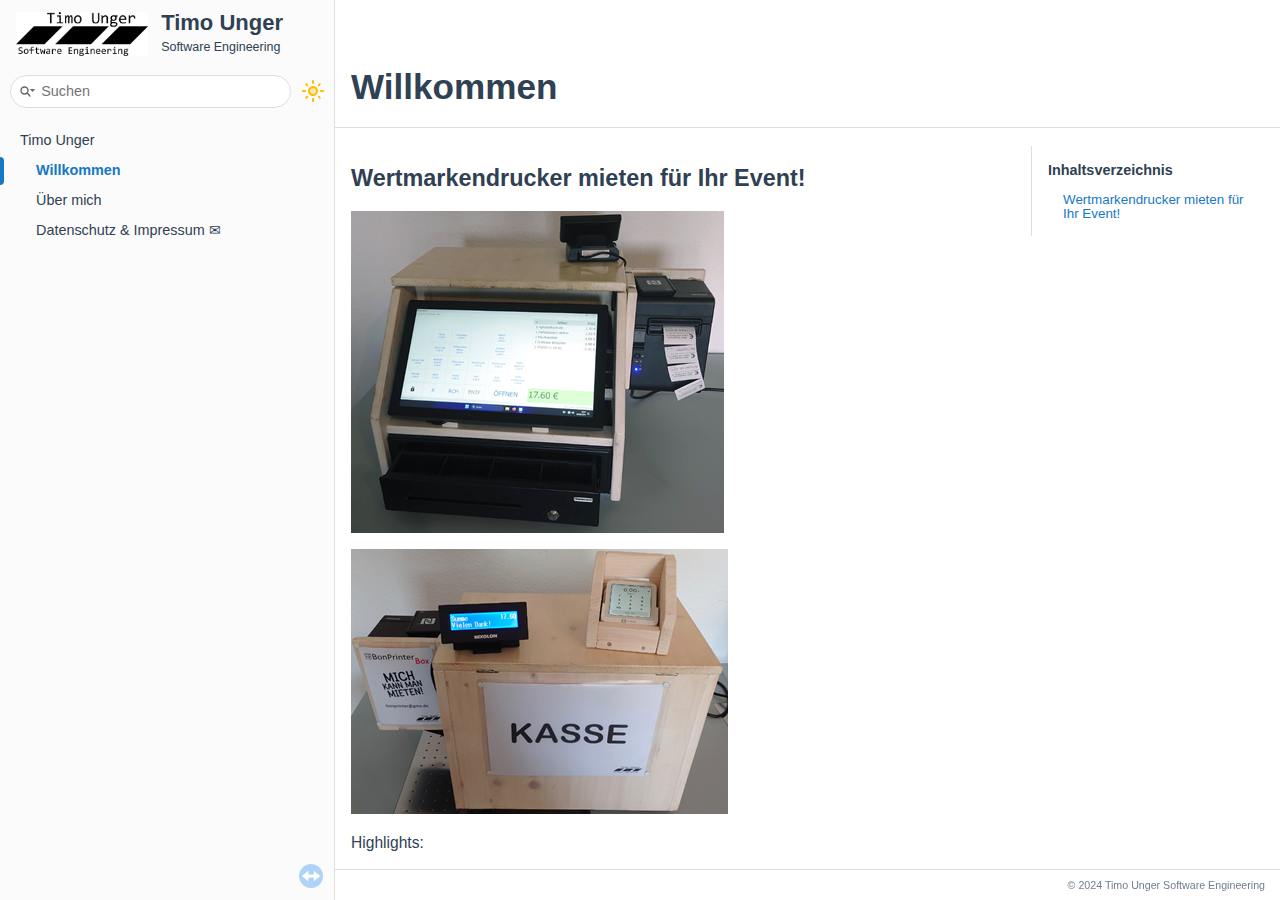
<file: index.html>
<!-- HTML header for doxygen 1.12.0-->
<!DOCTYPE html PUBLIC "-//W3C//DTD XHTML 1.0 Transitional//EN" "https://www.w3.org/TR/xhtml1/DTD/xhtml1-transitional.dtd">
<html xmlns="http://www.w3.org/1999/xhtml" lang="de">
<head>
<meta http-equiv="Content-Type" content="text/xhtml;charset=UTF-8"/>
<meta http-equiv="X-UA-Compatible" content="IE=11"/>
<meta name="generator" content="Doxygen 1.12.0"/>
<meta name="viewport" content="width=device-width, initial-scale=1"/>
<title>Timo Unger: Willkommen</title>
<link rel="icon" href="favicon.png" type="image/x-icon" />
<link href="tabs.css" rel="stylesheet" type="text/css"/>
<script type="text/javascript" src="jquery.js"></script>
<script type="text/javascript" src="dynsections.js"></script>
<link href="navtree.css" rel="stylesheet" type="text/css"/>
<script type="text/javascript" src="navtreedata.js"></script>
<script type="text/javascript" src="navtree.js"></script>
<script type="text/javascript" src="resize.js"></script>
<script type="text/javascript" src="cookie.js"></script>
<link href="search/search.css" rel="stylesheet" type="text/css"/>
<script type="text/javascript" src="search/searchdata.js"></script>
<script type="text/javascript" src="search/search.js"></script>
<link href="doxygen.css" rel="stylesheet" type="text/css" />
<link href="doxygen-awesome.css" rel="stylesheet" type="text/css"/>
<link href="doxygen-awesome-sidebar-only.css" rel="stylesheet" type="text/css"/>
<link href="doxygen-awesome-sidebar-only-darkmode-toggle.css" rel="stylesheet" type="text/css"/>
</head>
<body>
<div id="top"><!-- do not remove this div, it is closed by doxygen! -->
<div id="titlearea">
<table cellspacing="0" cellpadding="0">
 <tbody>
 <tr id="projectrow">
  <td id="projectlogo"><img alt="Logo" src="logo.png"/></td>
  <td id="projectalign">
   <div id="projectname">Timo Unger
   </div>
   <div id="projectbrief">Software Engineering</div>
  </td>
 </tr>
 </tbody>
</table>
</div>
<!-- end header part -->
<html>
    <head>
        <!-- ... other metadata & script includes ... -->
        <script type="text/javascript" src="doxygen-awesome-darkmode-toggle.js"></script>
        <script type="text/javascript">
            DoxygenAwesomeDarkModeToggle.init()
        </script>
    </head>
    <body>
<html>
   <head>
	   <!-- ... other metadata & script includes ... -->
	   <script type="text/javascript" src="doxygen-awesome-fragment-copy-button.js"></script>
	   <script type="text/javascript">
		   DoxygenAwesomeFragmentCopyButton.init()
	   </script>
   </head>
   <body>
<html>
   <head>
	   <!-- ... other metadata & script includes ... -->
	   <script type="text/javascript" src="doxygen-awesome-paragraph-link.js"></script>
	   <script type="text/javascript">
		   DoxygenAwesomeParagraphLink.init()
	   </script>
   </head>
   <body>
<html>
   <head>
	   <!-- ... other metadata & script includes ... -->
	   <script type="text/javascript" src="doxygen-awesome-interactive-toc.js"></script>
	   <script type="text/javascript">
		   DoxygenAwesomeInteractiveToc.init()
	   </script>
   </head>
   <body>
  <html>
   <head>
       <!-- ... other metadata & script includes ... -->
       <script type="text/javascript" src="doxygen-awesome-tabs.js"></script>
       <script type="text/javascript">
           DoxygenAwesomeTabs.init()
       </script>
   </head>
   <body>
<!-- Erzeugt von Doxygen 1.12.0 -->
<script type="text/javascript">
/* @license magnet:?xt=urn:btih:d3d9a9a6595521f9666a5e94cc830dab83b65699&amp;dn=expat.txt MIT */
var searchBox = new SearchBox("searchBox", "search/",'.html');
/* @license-end */
</script>
<script type="text/javascript">
/* @license magnet:?xt=urn:btih:d3d9a9a6595521f9666a5e94cc830dab83b65699&amp;dn=expat.txt MIT */
$(function() { codefold.init(0); });
/* @license-end */
</script>
<script type="text/javascript" src="menudata.js"></script>
<script type="text/javascript" src="menu.js"></script>
<script type="text/javascript">
/* @license magnet:?xt=urn:btih:d3d9a9a6595521f9666a5e94cc830dab83b65699&amp;dn=expat.txt MIT */
$(function() {
  initMenu('',true,false,'search.php','Suchen',true);
  $(function() { init_search(); });
});
/* @license-end */
</script>
<div id="main-nav"></div>
</div><!-- top -->
<div id="side-nav" class="ui-resizable side-nav-resizable">
  <div id="nav-tree">
    <div id="nav-tree-contents">
      <div id="nav-sync" class="sync"></div>
    </div>
  </div>
  <div id="splitbar" style="-moz-user-select:none;" 
       class="ui-resizable-handle">
  </div>
</div>
<script type="text/javascript">
/* @license magnet:?xt=urn:btih:d3d9a9a6595521f9666a5e94cc830dab83b65699&amp;dn=expat.txt MIT */
$(function(){initNavTree('index.html',''); initResizable(true); });
/* @license-end */
</script>
<div id="doc-content">
<!-- window showing the filter options -->
<div id="MSearchSelectWindow"
     onmouseover="return searchBox.OnSearchSelectShow()"
     onmouseout="return searchBox.OnSearchSelectHide()"
     onkeydown="return searchBox.OnSearchSelectKey(event)">
</div>

<!-- iframe showing the search results (closed by default) -->
<div id="MSearchResultsWindow">
<div id="MSearchResults">
<div class="SRPage">
<div id="SRIndex">
<div id="SRResults"></div>
<div class="SRStatus" id="Loading">Lade ...</div>
<div class="SRStatus" id="Searching">Suche ...</div>
<div class="SRStatus" id="NoMatches">Keine Treffer</div>
</div>
</div>
</div>
</div>

<div><div class="header">
  <div class="headertitle"><div class="title">Willkommen </div></div>
</div><!--header-->
<div class="contents">
<div class="toc"><h3>Inhaltsverzeichnis</h3>
<ul>
  <li class="level1 empty">
    <ul>
      <li class="level2">
        <a href="#autotoc_md0">Wertmarkendrucker mieten für Ihr Event!</a>
      </li>
    </ul>
  </li>
</ul>
</div>
<div class="textblock"><h2><a class="anchor" id="autotoc_md0"></a>
Wertmarkendrucker mieten für Ihr Event!</h2>
<p><img src="bonprinterbox_front.png" alt="" class="inline"/>    </p>
<p><img src="bonprinterbox_rear.png" alt="" class="inline"/>    </p>
<p>Highlights:</p>
<ul>
<li>Wertmarken drucken mit individuellem Design</li>
<li>Verkaufspreisberechnung mit Kundenanzeige</li>
<li>Rückgeldrechner</li>
<li>Pfandsystem</li>
<li>Benutzerauthentifizierung</li>
<li>Bedienungsmodus</li>
<li>sumup Kartenterminal</li>
</ul>
<p>Kontakt: <br  />
 Timo Unger <br  />
 Nordring 16 <br  />
 73269 Hochdorf <br  />
 Mobil: +49 171 8431465 <br  />
 E-Mail: <a href="#" onclick="location.href='mai'+'lto:'+'bon'+'pr'+'int'+'er'+'@gm'+'x.'+'de'; return false;">bonpr<span class="obfuscator">.nosp@m.</span>inte<span class="obfuscator">.nosp@m.</span>r@gmx<span class="obfuscator">.nosp@m.</span>.de</a> <br  />
</p>
<p>Anfragen gerne per WhatsApp! </p>
</div></div><!-- PageDoc -->
<a href="doxygen_crawl.html"></a>
</div><!-- contents -->
</div><!-- doc-content -->
<!-- HTML footer for doxygen 1.11.0-->
<!-- start footer part -->
<div id="nav-path" class="navpath"><!-- id is needed for treeview function! -->
  <ul>
    <li class="footer">© 2024 Timo Unger Software Engineering</li>
  </ul>
</div>
</body>
</html>
</file>
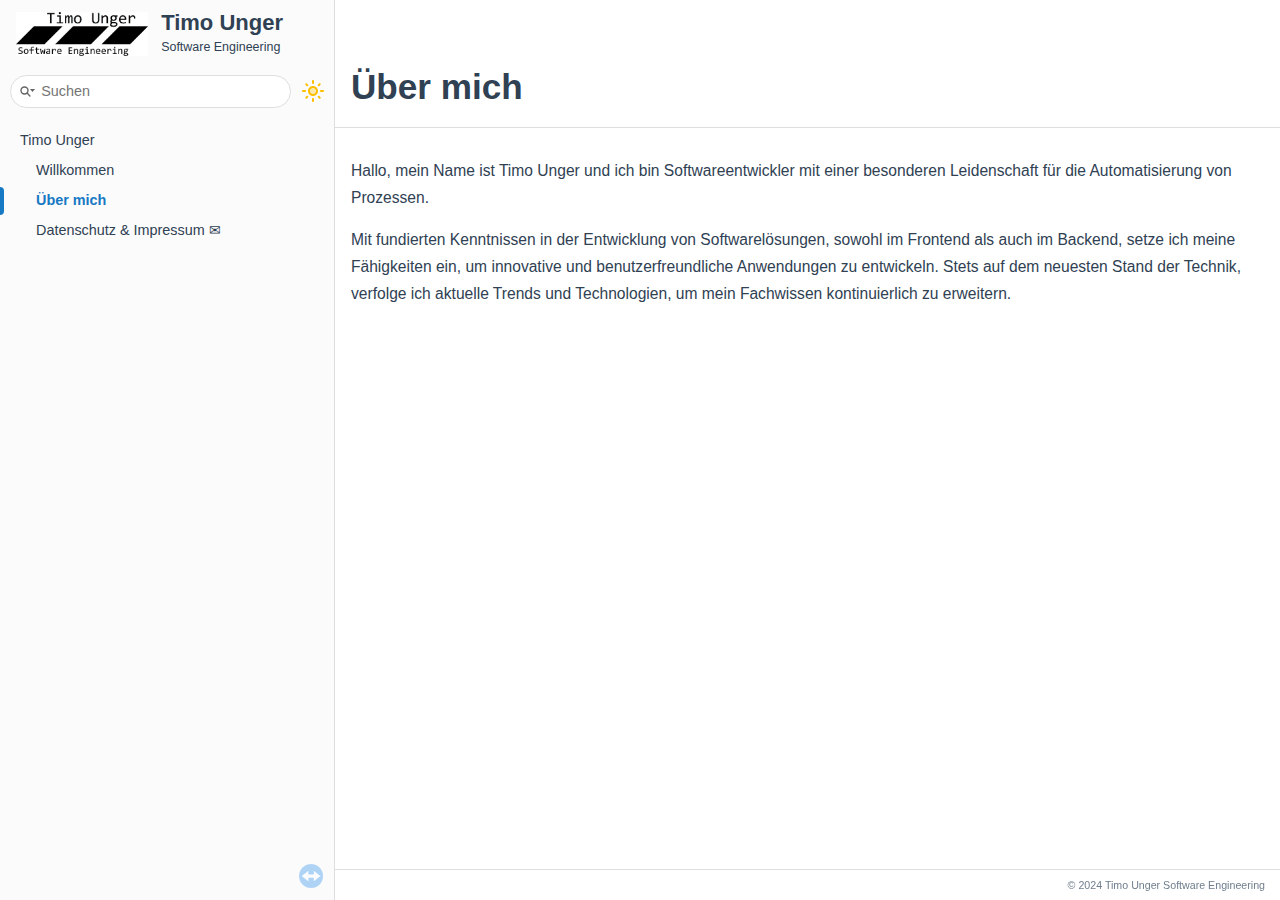
<file: _about.html>
<!-- HTML header for doxygen 1.12.0-->
<!DOCTYPE html PUBLIC "-//W3C//DTD XHTML 1.0 Transitional//EN" "https://www.w3.org/TR/xhtml1/DTD/xhtml1-transitional.dtd">
<html xmlns="http://www.w3.org/1999/xhtml" lang="de">
<head>
<meta http-equiv="Content-Type" content="text/xhtml;charset=UTF-8"/>
<meta http-equiv="X-UA-Compatible" content="IE=11"/>
<meta name="generator" content="Doxygen 1.12.0"/>
<meta name="viewport" content="width=device-width, initial-scale=1"/>
<title>Timo Unger: Über mich</title>
<link rel="icon" href="favicon.png" type="image/x-icon" />
<link href="tabs.css" rel="stylesheet" type="text/css"/>
<script type="text/javascript" src="jquery.js"></script>
<script type="text/javascript" src="dynsections.js"></script>
<link href="navtree.css" rel="stylesheet" type="text/css"/>
<script type="text/javascript" src="navtreedata.js"></script>
<script type="text/javascript" src="navtree.js"></script>
<script type="text/javascript" src="resize.js"></script>
<script type="text/javascript" src="cookie.js"></script>
<link href="search/search.css" rel="stylesheet" type="text/css"/>
<script type="text/javascript" src="search/searchdata.js"></script>
<script type="text/javascript" src="search/search.js"></script>
<link href="doxygen.css" rel="stylesheet" type="text/css" />
<link href="doxygen-awesome.css" rel="stylesheet" type="text/css"/>
<link href="doxygen-awesome-sidebar-only.css" rel="stylesheet" type="text/css"/>
<link href="doxygen-awesome-sidebar-only-darkmode-toggle.css" rel="stylesheet" type="text/css"/>
</head>
<body>
<div id="top"><!-- do not remove this div, it is closed by doxygen! -->
<div id="titlearea">
<table cellspacing="0" cellpadding="0">
 <tbody>
 <tr id="projectrow">
  <td id="projectlogo"><img alt="Logo" src="logo.png"/></td>
  <td id="projectalign">
   <div id="projectname">Timo Unger
   </div>
   <div id="projectbrief">Software Engineering</div>
  </td>
 </tr>
 </tbody>
</table>
</div>
<!-- end header part -->
<html>
    <head>
        <!-- ... other metadata & script includes ... -->
        <script type="text/javascript" src="doxygen-awesome-darkmode-toggle.js"></script>
        <script type="text/javascript">
            DoxygenAwesomeDarkModeToggle.init()
        </script>
    </head>
    <body>
<html>
   <head>
	   <!-- ... other metadata & script includes ... -->
	   <script type="text/javascript" src="doxygen-awesome-fragment-copy-button.js"></script>
	   <script type="text/javascript">
		   DoxygenAwesomeFragmentCopyButton.init()
	   </script>
   </head>
   <body>
<html>
   <head>
	   <!-- ... other metadata & script includes ... -->
	   <script type="text/javascript" src="doxygen-awesome-paragraph-link.js"></script>
	   <script type="text/javascript">
		   DoxygenAwesomeParagraphLink.init()
	   </script>
   </head>
   <body>
<html>
   <head>
	   <!-- ... other metadata & script includes ... -->
	   <script type="text/javascript" src="doxygen-awesome-interactive-toc.js"></script>
	   <script type="text/javascript">
		   DoxygenAwesomeInteractiveToc.init()
	   </script>
   </head>
   <body>
  <html>
   <head>
       <!-- ... other metadata & script includes ... -->
       <script type="text/javascript" src="doxygen-awesome-tabs.js"></script>
       <script type="text/javascript">
           DoxygenAwesomeTabs.init()
       </script>
   </head>
   <body>
<!-- Erzeugt von Doxygen 1.12.0 -->
<script type="text/javascript">
/* @license magnet:?xt=urn:btih:d3d9a9a6595521f9666a5e94cc830dab83b65699&amp;dn=expat.txt MIT */
var searchBox = new SearchBox("searchBox", "search/",'.html');
/* @license-end */
</script>
<script type="text/javascript">
/* @license magnet:?xt=urn:btih:d3d9a9a6595521f9666a5e94cc830dab83b65699&amp;dn=expat.txt MIT */
$(function() { codefold.init(0); });
/* @license-end */
</script>
<script type="text/javascript" src="menudata.js"></script>
<script type="text/javascript" src="menu.js"></script>
<script type="text/javascript">
/* @license magnet:?xt=urn:btih:d3d9a9a6595521f9666a5e94cc830dab83b65699&amp;dn=expat.txt MIT */
$(function() {
  initMenu('',true,false,'search.php','Suchen',true);
  $(function() { init_search(); });
});
/* @license-end */
</script>
<div id="main-nav"></div>
</div><!-- top -->
<div id="side-nav" class="ui-resizable side-nav-resizable">
  <div id="nav-tree">
    <div id="nav-tree-contents">
      <div id="nav-sync" class="sync"></div>
    </div>
  </div>
  <div id="splitbar" style="-moz-user-select:none;" 
       class="ui-resizable-handle">
  </div>
</div>
<script type="text/javascript">
/* @license magnet:?xt=urn:btih:d3d9a9a6595521f9666a5e94cc830dab83b65699&amp;dn=expat.txt MIT */
$(function(){initNavTree('_about.html',''); initResizable(true); });
/* @license-end */
</script>
<div id="doc-content">
<!-- window showing the filter options -->
<div id="MSearchSelectWindow"
     onmouseover="return searchBox.OnSearchSelectShow()"
     onmouseout="return searchBox.OnSearchSelectHide()"
     onkeydown="return searchBox.OnSearchSelectKey(event)">
</div>

<!-- iframe showing the search results (closed by default) -->
<div id="MSearchResultsWindow">
<div id="MSearchResults">
<div class="SRPage">
<div id="SRIndex">
<div id="SRResults"></div>
<div class="SRStatus" id="Loading">Lade ...</div>
<div class="SRStatus" id="Searching">Suche ...</div>
<div class="SRStatus" id="NoMatches">Keine Treffer</div>
</div>
</div>
</div>
</div>

<div><div class="header">
  <div class="headertitle"><div class="title">Über mich</div></div>
</div><!--header-->
<div class="contents">
<div class="textblock"><p>Hallo, mein Name ist Timo Unger und ich bin Softwareentwickler mit einer besonderen Leidenschaft für die Automatisierung von Prozessen.</p>
<p>Mit fundierten Kenntnissen in der Entwicklung von Softwarelösungen, sowohl im Frontend als auch im Backend, setze ich meine Fähigkeiten ein, um innovative und benutzerfreundliche Anwendungen zu entwickeln. Stets auf dem neuesten Stand der Technik, verfolge ich aktuelle Trends und Technologien, um mein Fachwissen kontinuierlich zu erweitern. </p>
</div></div><!-- contents -->
</div><!-- PageDoc -->
</div><!-- doc-content -->
<!-- HTML footer for doxygen 1.11.0-->
<!-- start footer part -->
<div id="nav-path" class="navpath"><!-- id is needed for treeview function! -->
  <ul>
    <li class="footer">© 2024 Timo Unger Software Engineering</li>
  </ul>
</div>
</body>
</html>
</file>
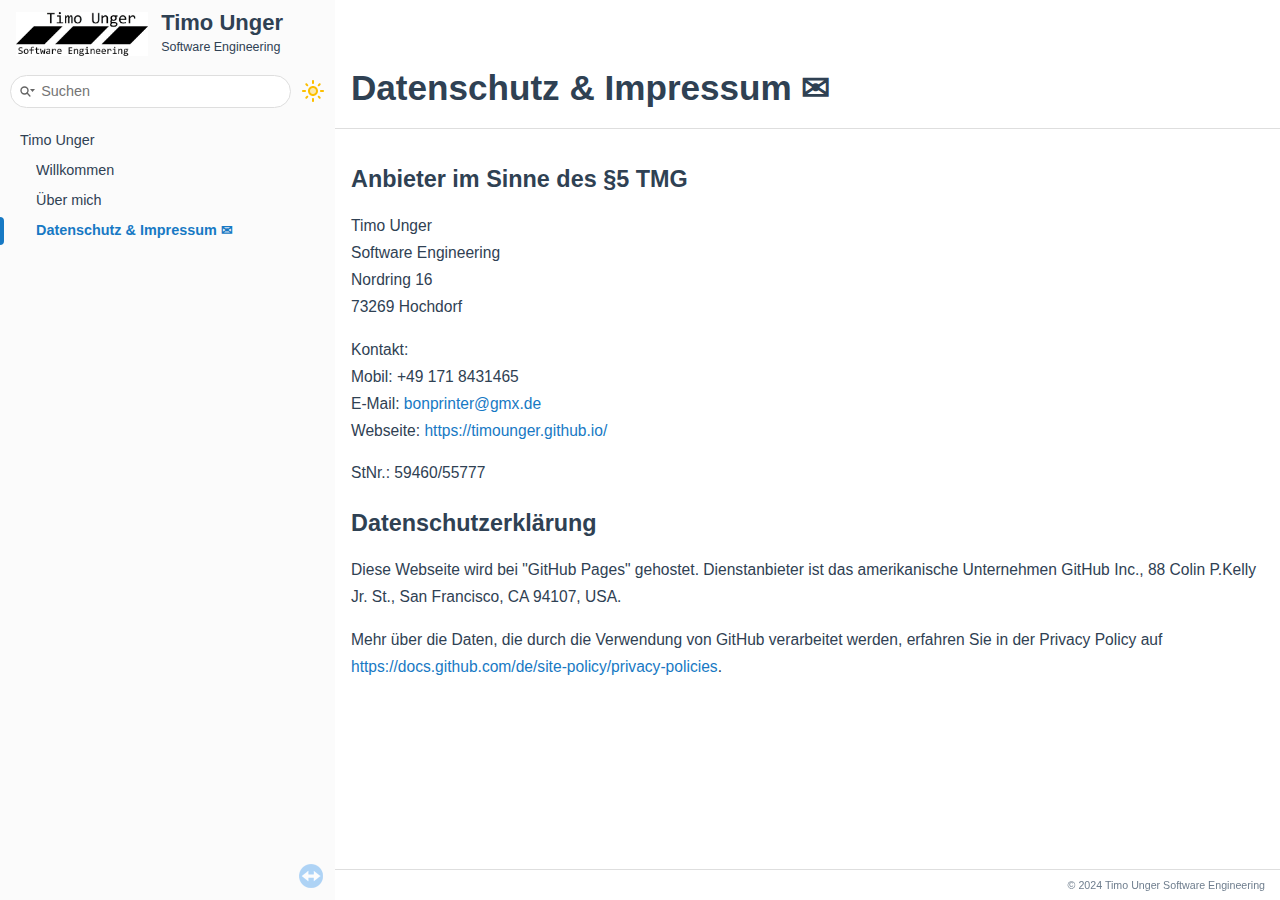
<file: _impressum.html>
<!DOCTYPE html PUBLIC "-//W3C//DTD XHTML 1.0 Transitional//EN" "https://www.w3.org/TR/xhtml1/DTD/xhtml1-transitional.dtd">
<html xmlns="http://www.w3.org/1999/xhtml" lang="de">
<head>
<link rel="icon" type="image/x-icon" href="favicon.png">
<meta http-equiv="Content-Type" content="text/xhtml;charset=UTF-8"/>
<meta http-equiv="X-UA-Compatible" content="IE=11"/>
<meta name="generator" content="Doxygen 1.10.0"/>
<meta name="viewport" content="width=device-width, initial-scale=1"/>
<title>Timo Unger: Datenschutz &amp; Impressum ✉</title>
<link href="tabs.css" rel="stylesheet" type="text/css"/>
<script type="text/javascript" src="jquery.js"></script>
<script type="text/javascript" src="dynsections.js"></script>
<link href="navtree.css" rel="stylesheet" type="text/css"/>
<script type="text/javascript" src="resize.js"></script>
<script type="text/javascript" src="navtreedata.js"></script>
<script type="text/javascript" src="navtree.js"></script>
<script type="text/javascript" src="cookie.js"></script>
<link href="search/search.css" rel="stylesheet" type="text/css"/>
<script type="text/javascript" src="search/searchdata.js"></script>
<script type="text/javascript" src="search/search.js"></script>
<link href="doxygen.css" rel="stylesheet" type="text/css" />
<link href="doxygen-awesome.css" rel="stylesheet" type="text/css"/>
<link href="doxygen-awesome-sidebar-only.css" rel="stylesheet" type="text/css"/>
<link href="doxygen-awesome-sidebar-only-darkmode-toggle.css" rel="stylesheet" type="text/css"/>
</head>
<body>
<div id="top"><!-- do not remove this div, it is closed by doxygen! -->
<div id="titlearea">
<table cellspacing="0" cellpadding="0">
 <tbody>
 <tr id="projectrow">
  <td id="projectlogo"><img alt="Logo" src="logo.png"/></td>
  <td id="projectalign">
   <div id="projectname">Timo Unger
   </div>
   <div id="projectbrief">Software Engineering</div>
  </td>
 </tr>
 </tbody>
</table>
</div>
<!-- end header part -->
<html>
    <head>
        <!-- ... other metadata & script includes ... -->
        <script type="text/javascript" src="doxygen-awesome-darkmode-toggle.js"></script>
        <script type="text/javascript">
            DoxygenAwesomeDarkModeToggle.init()
        </script>
    </head>
    <body>
<html>
   <head>
	   <!-- ... other metadata & script includes ... -->
	   <script type="text/javascript" src="doxygen-awesome-fragment-copy-button.js"></script>
	   <script type="text/javascript">
		   DoxygenAwesomeFragmentCopyButton.init()
	   </script>
   </head>
   <body>
<html>
   <head>
	   <!-- ... other metadata & script includes ... -->
	   <script type="text/javascript" src="doxygen-awesome-paragraph-link.js"></script>
	   <script type="text/javascript">
		   DoxygenAwesomeParagraphLink.init()
	   </script>
   </head>
   <body>
<html>
   <head>
	   <!-- ... other metadata & script includes ... -->
	   <script type="text/javascript" src="doxygen-awesome-interactive-toc.js"></script>
	   <script type="text/javascript">
		   DoxygenAwesomeInteractiveToc.init()
	   </script>
   </head>
   <body>
  <html>
   <head>
       <!-- ... other metadata & script includes ... -->
       <script type="text/javascript" src="doxygen-awesome-tabs.js"></script>
       <script type="text/javascript">
           DoxygenAwesomeTabs.init()
       </script>
   </head>
   <body><!-- Erzeugt von Doxygen 1.10.0 -->
<script type="text/javascript">
/* @license magnet:?xt=urn:btih:d3d9a9a6595521f9666a5e94cc830dab83b65699&amp;dn=expat.txt MIT */
var searchBox = new SearchBox("searchBox", "search/",'.html');
/* @license-end */
</script>
<script type="text/javascript" src="menudata.js"></script>
<script type="text/javascript" src="menu.js"></script>
<script type="text/javascript">
/* @license magnet:?xt=urn:btih:d3d9a9a6595521f9666a5e94cc830dab83b65699&amp;dn=expat.txt MIT */
$(function() {
  initMenu('',true,false,'search.php','Suchen');
  $(function() { init_search(); });
});
/* @license-end */
</script>
<div id="main-nav"></div>
</div><!-- top -->
<div id="side-nav" class="ui-resizable side-nav-resizable">
  <div id="nav-tree">
    <div id="nav-tree-contents">
      <div id="nav-sync" class="sync"></div>
    </div>
  </div>
  <div id="splitbar" style="-moz-user-select:none;" 
       class="ui-resizable-handle">
  </div>
</div>
<script type="text/javascript">
/* @license magnet:?xt=urn:btih:d3d9a9a6595521f9666a5e94cc830dab83b65699&amp;dn=expat.txt MIT */
$(function(){initNavTree('_impressum.html',''); initResizable(); });
/* @license-end */
</script>
<div id="doc-content">
<!-- window showing the filter options -->
<div id="MSearchSelectWindow"
     onmouseover="return searchBox.OnSearchSelectShow()"
     onmouseout="return searchBox.OnSearchSelectHide()"
     onkeydown="return searchBox.OnSearchSelectKey(event)">
</div>

<!-- iframe showing the search results (closed by default) -->
<div id="MSearchResultsWindow">
<div id="MSearchResults">
<div class="SRPage">
<div id="SRIndex">
<div id="SRResults"></div>
<div class="SRStatus" id="Loading">Lade ...</div>
<div class="SRStatus" id="Searching">Suche ...</div>
<div class="SRStatus" id="NoMatches">Keine Treffer</div>
</div>
</div>
</div>
</div>

<div><div class="header">
  <div class="headertitle"><div class="title">Datenschutz &amp; Impressum ✉</div></div>
</div><!--header-->
<div class="contents">
<div class="textblock"><h2><a class="anchor" id="autotoc_md5"></a>
Anbieter im Sinne des §5 TMG</h2>
<p>Timo Unger<br  />
 Software Engineering<br  />
 Nordring 16<br  />
 73269 Hochdorf</p>
<p>Kontakt:<br  />
 Mobil: +49 171 8431465<br  />
 E-Mail: <a href="#" onclick="location.href='mai'+'lto:'+'bon'+'pr'+'int'+'er'+'@gm'+'x.'+'de'; return false;">bonpr<span class="obfuscator">.nosp@m.</span>inte<span class="obfuscator">.nosp@m.</span>r@gmx<span class="obfuscator">.nosp@m.</span>.de</a><br  />
 Webseite: <a href="https://timounger.github.io/">https://timounger.github.io/</a></p>
<p>StNr.: 59460/55777</p>
<h2><a class="anchor" id="autotoc_md6"></a>
Datenschutzerklärung</h2>
<p>Diese Webseite wird bei "GitHub Pages" gehostet. Dienstanbieter ist das amerikanische Unternehmen GitHub Inc., 88 Colin P.Kelly Jr. St., San Francisco, CA 94107, USA.</p>
<p>Mehr über die Daten, die durch die Verwendung von GitHub verarbeitet werden, erfahren Sie in der Privacy Policy auf <a href="https://docs.github.com/de/site-policy/privacy-policies">https://docs.github.com/de/site-policy/privacy-policies</a>. </p>
</div></div><!-- contents -->
</div><!-- PageDoc -->
</div><!-- doc-content -->
<!-- start footer part -->
<div id="nav-path" class="navpath"><!-- id is needed for treeview function! -->
  <ul>
    <li class="footer">© 2024 Timo Unger Software Engineering</li>
  </ul>
</div>
</body>
</html>
</file>
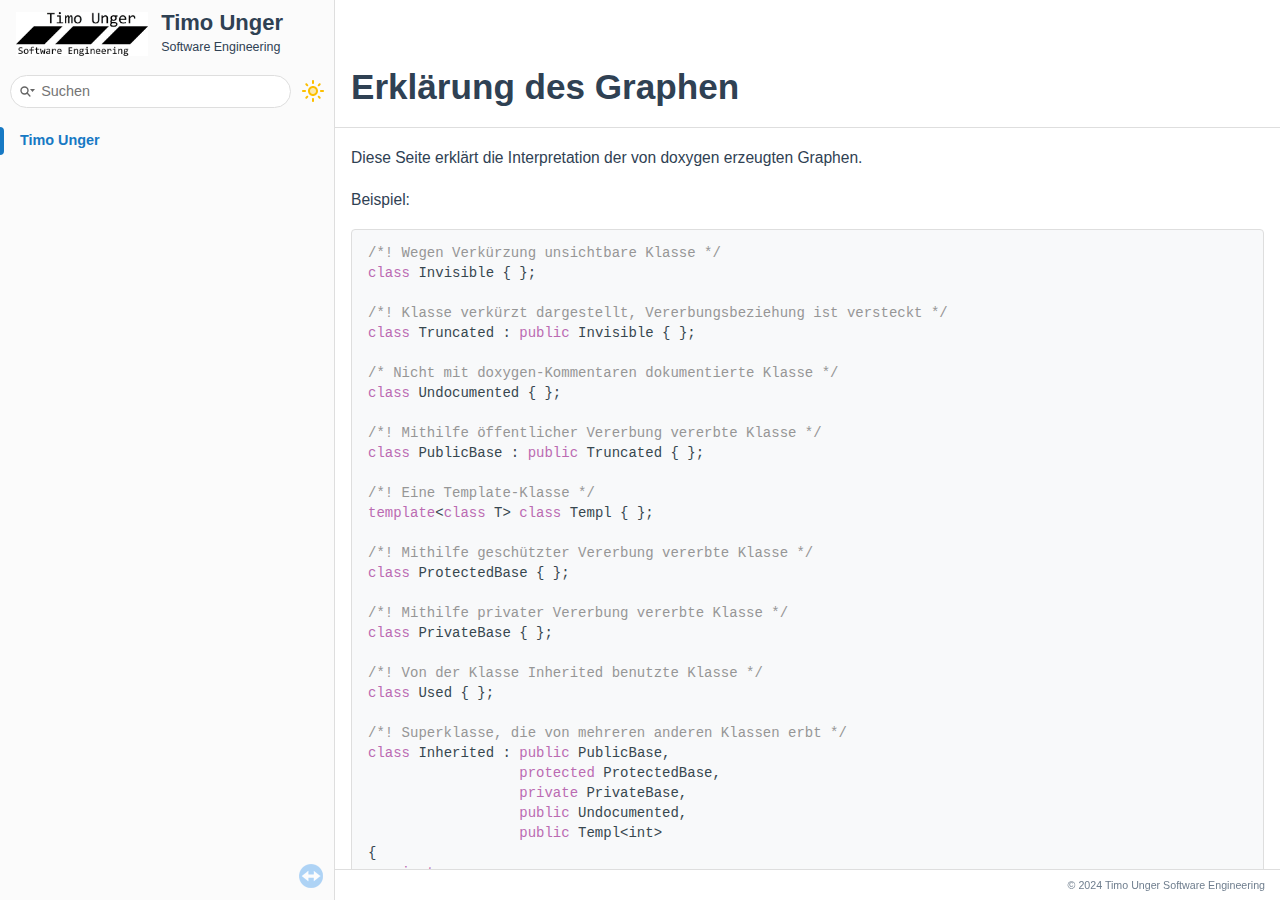
<file: graph_legend.html>
<!-- HTML header for doxygen 1.12.0-->
<!DOCTYPE html PUBLIC "-//W3C//DTD XHTML 1.0 Transitional//EN" "https://www.w3.org/TR/xhtml1/DTD/xhtml1-transitional.dtd">
<html xmlns="http://www.w3.org/1999/xhtml" lang="de">
<head>
<meta http-equiv="Content-Type" content="text/xhtml;charset=UTF-8"/>
<meta http-equiv="X-UA-Compatible" content="IE=11"/>
<meta name="generator" content="Doxygen 1.12.0"/>
<meta name="viewport" content="width=device-width, initial-scale=1"/>
<title>Timo Unger: Erklärung des Graphen</title>
<link rel="icon" href="favicon.png" type="image/x-icon" />
<link href="tabs.css" rel="stylesheet" type="text/css"/>
<script type="text/javascript" src="jquery.js"></script>
<script type="text/javascript" src="dynsections.js"></script>
<link href="navtree.css" rel="stylesheet" type="text/css"/>
<script type="text/javascript" src="navtreedata.js"></script>
<script type="text/javascript" src="navtree.js"></script>
<script type="text/javascript" src="resize.js"></script>
<script type="text/javascript" src="cookie.js"></script>
<link href="search/search.css" rel="stylesheet" type="text/css"/>
<script type="text/javascript" src="search/searchdata.js"></script>
<script type="text/javascript" src="search/search.js"></script>
<link href="doxygen.css" rel="stylesheet" type="text/css" />
<link href="doxygen-awesome.css" rel="stylesheet" type="text/css"/>
<link href="doxygen-awesome-sidebar-only.css" rel="stylesheet" type="text/css"/>
<link href="doxygen-awesome-sidebar-only-darkmode-toggle.css" rel="stylesheet" type="text/css"/>
</head>
<body>
<div id="top"><!-- do not remove this div, it is closed by doxygen! -->
<div id="titlearea">
<table cellspacing="0" cellpadding="0">
 <tbody>
 <tr id="projectrow">
  <td id="projectlogo"><img alt="Logo" src="logo.png"/></td>
  <td id="projectalign">
   <div id="projectname">Timo Unger
   </div>
   <div id="projectbrief">Software Engineering</div>
  </td>
 </tr>
 </tbody>
</table>
</div>
<!-- end header part -->
<html>
    <head>
        <!-- ... other metadata & script includes ... -->
        <script type="text/javascript" src="doxygen-awesome-darkmode-toggle.js"></script>
        <script type="text/javascript">
            DoxygenAwesomeDarkModeToggle.init()
        </script>
    </head>
    <body>
<html>
   <head>
	   <!-- ... other metadata & script includes ... -->
	   <script type="text/javascript" src="doxygen-awesome-fragment-copy-button.js"></script>
	   <script type="text/javascript">
		   DoxygenAwesomeFragmentCopyButton.init()
	   </script>
   </head>
   <body>
<html>
   <head>
	   <!-- ... other metadata & script includes ... -->
	   <script type="text/javascript" src="doxygen-awesome-paragraph-link.js"></script>
	   <script type="text/javascript">
		   DoxygenAwesomeParagraphLink.init()
	   </script>
   </head>
   <body>
<html>
   <head>
	   <!-- ... other metadata & script includes ... -->
	   <script type="text/javascript" src="doxygen-awesome-interactive-toc.js"></script>
	   <script type="text/javascript">
		   DoxygenAwesomeInteractiveToc.init()
	   </script>
   </head>
   <body>
  <html>
   <head>
       <!-- ... other metadata & script includes ... -->
       <script type="text/javascript" src="doxygen-awesome-tabs.js"></script>
       <script type="text/javascript">
           DoxygenAwesomeTabs.init()
       </script>
   </head>
   <body>
<!-- Erzeugt von Doxygen 1.12.0 -->
<script type="text/javascript">
/* @license magnet:?xt=urn:btih:d3d9a9a6595521f9666a5e94cc830dab83b65699&amp;dn=expat.txt MIT */
var searchBox = new SearchBox("searchBox", "search/",'.html');
/* @license-end */
</script>
<script type="text/javascript">
/* @license magnet:?xt=urn:btih:d3d9a9a6595521f9666a5e94cc830dab83b65699&amp;dn=expat.txt MIT */
$(function() { codefold.init(0); });
/* @license-end */
</script>
<script type="text/javascript" src="menudata.js"></script>
<script type="text/javascript" src="menu.js"></script>
<script type="text/javascript">
/* @license magnet:?xt=urn:btih:d3d9a9a6595521f9666a5e94cc830dab83b65699&amp;dn=expat.txt MIT */
$(function() {
  initMenu('',true,false,'search.php','Suchen',true);
  $(function() { init_search(); });
});
/* @license-end */
</script>
<div id="main-nav"></div>
</div><!-- top -->
<div id="side-nav" class="ui-resizable side-nav-resizable">
  <div id="nav-tree">
    <div id="nav-tree-contents">
      <div id="nav-sync" class="sync"></div>
    </div>
  </div>
  <div id="splitbar" style="-moz-user-select:none;" 
       class="ui-resizable-handle">
  </div>
</div>
<script type="text/javascript">
/* @license magnet:?xt=urn:btih:d3d9a9a6595521f9666a5e94cc830dab83b65699&amp;dn=expat.txt MIT */
$(function(){initNavTree('graph_legend.html',''); initResizable(true); });
/* @license-end */
</script>
<div id="doc-content">
<!-- window showing the filter options -->
<div id="MSearchSelectWindow"
     onmouseover="return searchBox.OnSearchSelectShow()"
     onmouseout="return searchBox.OnSearchSelectHide()"
     onkeydown="return searchBox.OnSearchSelectKey(event)">
</div>

<!-- iframe showing the search results (closed by default) -->
<div id="MSearchResultsWindow">
<div id="MSearchResults">
<div class="SRPage">
<div id="SRIndex">
<div id="SRResults"></div>
<div class="SRStatus" id="Loading">Lade ...</div>
<div class="SRStatus" id="Searching">Suche ...</div>
<div class="SRStatus" id="NoMatches">Keine Treffer</div>
</div>
</div>
</div>
</div>

<div class="header">
  <div class="headertitle"><div class="title">Erklärung des Graphen</div></div>
</div><!--header-->
<div class="contents">
<p>Diese Seite erklärt die Interpretation der von doxygen erzeugten Graphen.</p>
<p>Beispiel: </p><div class="fragment"><div class="line"><span class="comment">/*! Wegen Verkürzung unsichtbare Klasse */</span></div>
<div class="line"><span class="keyword">class </span>Invisible { };</div>
<div class="line"><span class="comment"></span> </div>
<div class="line"><span class="comment">/*! Klasse verkürzt dargestellt, Vererbungsbeziehung ist versteckt */</span></div>
<div class="line"><span class="keyword">class </span>Truncated : <span class="keyword">public</span> Invisible { };</div>
<div class="line"> </div>
<div class="line"><span class="comment">/* Nicht mit doxygen-Kommentaren dokumentierte Klasse */</span></div>
<div class="line"><span class="keyword">class </span>Undocumented { };</div>
<div class="line"><span class="comment"></span> </div>
<div class="line"><span class="comment">/*! Mithilfe öffentlicher Vererbung vererbte Klasse */</span></div>
<div class="line"><span class="keyword">class </span>PublicBase : <span class="keyword">public</span> Truncated { };</div>
<div class="line"><span class="comment"></span> </div>
<div class="line"><span class="comment">/*! Eine Template-Klasse */</span></div>
<div class="line"><span class="keyword">template</span>&lt;<span class="keyword">class</span> T&gt; <span class="keyword">class </span>Templ { };</div>
<div class="line"><span class="comment"></span> </div>
<div class="line"><span class="comment">/*! Mithilfe geschützter Vererbung vererbte Klasse */</span></div>
<div class="line"><span class="keyword">class </span>ProtectedBase { };</div>
<div class="line"><span class="comment"></span> </div>
<div class="line"><span class="comment">/*! Mithilfe privater Vererbung vererbte Klasse */</span></div>
<div class="line"><span class="keyword">class </span>PrivateBase { };</div>
<div class="line"><span class="comment"></span> </div>
<div class="line"><span class="comment">/*! Von der Klasse Inherited benutzte Klasse */</span></div>
<div class="line"><span class="keyword">class </span>Used { };</div>
<div class="line"><span class="comment"></span> </div>
<div class="line"><span class="comment">/*! Superklasse, die von mehreren anderen Klassen erbt */</span></div>
<div class="line"><span class="keyword">class </span>Inherited : <span class="keyword">public</span> PublicBase,</div>
<div class="line">                  <span class="keyword">protected</span> ProtectedBase,</div>
<div class="line">                  <span class="keyword">private</span> PrivateBase,</div>
<div class="line">                  <span class="keyword">public</span> Undocumented,</div>
<div class="line">                  <span class="keyword">public</span> Templ&lt;int&gt;</div>
<div class="line">{</div>
<div class="line">  <span class="keyword">private</span>:</div>
<div class="line">    Used *m_usedClass;</div>
<div class="line">};</div>
</div><!-- fragment --><p> Dies liefert den folgenden Graphen:</p>
<center><iframe scrolling="no" frameborder="0" src="graph_legend.svg" width="674" height="219"><p><b>This browser is not able to show SVG: try Firefox, Chrome, Safari, or Opera instead.</b></p></iframe></center><p>Die Rechtecke in obigem Graphen bedeuten: </p>
<ul>
<li>
Ein grau gefülltes Rechteck stellt die Struktur oder Klasse dar, für die der Graph erzeugt wurde. </li>
<li>
Ein Rechteck mit schwarzem Rahmen kennzeichnet eine dokumentierte Struktur oder Klasse. </li>
<li>
Ein Rechteck mit grauem Rahmen kennzeichnet eine undokumentierte Struktur oder Klasse. </li>
<li>
Ein Rechteck mit rotem Rahmen kennzeichnet eine dokumentierte Struktur oder Klasse, für die nicht alle Vererbungs-/Enthaltenseinsbeziehungen dargestellt werden. Ein Graph wird gekürzt, wenn er nicht in die angegebenen Schranken passt. </li>
</ul>
<p>Die Pfeile bedeuten: </p>
<ul>
<li>
Ein blauer Pfeil stellt eine öffentliche Vererbungsbeziehung zwischen zwei Klassen dar. </li>
<li>
Ein dunkelgrüner Pfeil stellt geschützte Vererbung dar. </li>
<li>
Ein dunkelroter Pfeil stellt private Vererbung dar. </li>
<li>
Ein gestrichelter violetter Pfeil bedeutet, dass eine Klasse in einer anderen enthalten ist oder von einer anderen benutzt wird. Am Pfeil stehen die Variable(n), mit deren Hilfe auf die Struktur oder Klasse an der Pfeilspitze zugegriffen werden kann. </li>
<li>
Ein gestrichelter gelber Pfeil kennzeichnet eine Verknüpfung zwischen einer Template-Instanz und der Template-Klasse von welcher es abstammt. Neben dem Pfeil sind die Template-Parameter aufgeführt. </li>
</ul>
</div><!-- contents -->
</div><!-- doc-content -->
<!-- HTML footer for doxygen 1.11.0-->
<!-- start footer part -->
<div id="nav-path" class="navpath"><!-- id is needed for treeview function! -->
  <ul>
    <li class="footer">© 2024 Timo Unger Software Engineering</li>
  </ul>
</div>
</body>
</html>
</file>
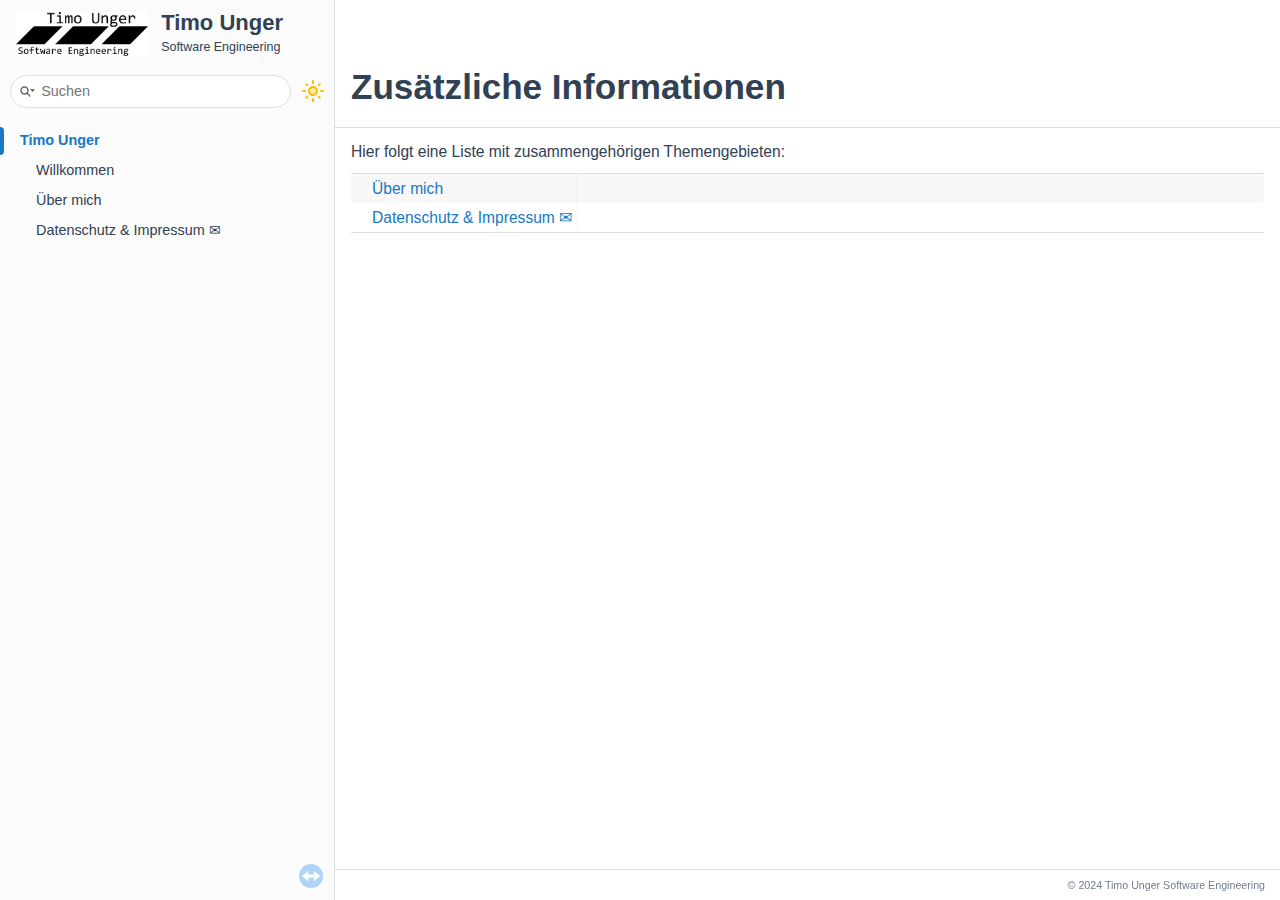
<file: pages.html>
<!-- HTML header for doxygen 1.12.0-->
<!DOCTYPE html PUBLIC "-//W3C//DTD XHTML 1.0 Transitional//EN" "https://www.w3.org/TR/xhtml1/DTD/xhtml1-transitional.dtd">
<html xmlns="http://www.w3.org/1999/xhtml" lang="de">
<head>
<meta http-equiv="Content-Type" content="text/xhtml;charset=UTF-8"/>
<meta http-equiv="X-UA-Compatible" content="IE=11"/>
<meta name="generator" content="Doxygen 1.12.0"/>
<meta name="viewport" content="width=device-width, initial-scale=1"/>
<title>Timo Unger: Zusätzliche Informationen</title>
<link rel="icon" href="favicon.png" type="image/x-icon" />
<link href="tabs.css" rel="stylesheet" type="text/css"/>
<script type="text/javascript" src="jquery.js"></script>
<script type="text/javascript" src="dynsections.js"></script>
<link href="navtree.css" rel="stylesheet" type="text/css"/>
<script type="text/javascript" src="navtreedata.js"></script>
<script type="text/javascript" src="navtree.js"></script>
<script type="text/javascript" src="resize.js"></script>
<script type="text/javascript" src="cookie.js"></script>
<link href="search/search.css" rel="stylesheet" type="text/css"/>
<script type="text/javascript" src="search/searchdata.js"></script>
<script type="text/javascript" src="search/search.js"></script>
<link href="doxygen.css" rel="stylesheet" type="text/css" />
<link href="doxygen-awesome.css" rel="stylesheet" type="text/css"/>
<link href="doxygen-awesome-sidebar-only.css" rel="stylesheet" type="text/css"/>
<link href="doxygen-awesome-sidebar-only-darkmode-toggle.css" rel="stylesheet" type="text/css"/>
</head>
<body>
<div id="top"><!-- do not remove this div, it is closed by doxygen! -->
<div id="titlearea">
<table cellspacing="0" cellpadding="0">
 <tbody>
 <tr id="projectrow">
  <td id="projectlogo"><img alt="Logo" src="logo.png"/></td>
  <td id="projectalign">
   <div id="projectname">Timo Unger
   </div>
   <div id="projectbrief">Software Engineering</div>
  </td>
 </tr>
 </tbody>
</table>
</div>
<!-- end header part -->
<html>
    <head>
        <!-- ... other metadata & script includes ... -->
        <script type="text/javascript" src="doxygen-awesome-darkmode-toggle.js"></script>
        <script type="text/javascript">
            DoxygenAwesomeDarkModeToggle.init()
        </script>
    </head>
    <body>
<html>
   <head>
	   <!-- ... other metadata & script includes ... -->
	   <script type="text/javascript" src="doxygen-awesome-fragment-copy-button.js"></script>
	   <script type="text/javascript">
		   DoxygenAwesomeFragmentCopyButton.init()
	   </script>
   </head>
   <body>
<html>
   <head>
	   <!-- ... other metadata & script includes ... -->
	   <script type="text/javascript" src="doxygen-awesome-paragraph-link.js"></script>
	   <script type="text/javascript">
		   DoxygenAwesomeParagraphLink.init()
	   </script>
   </head>
   <body>
<html>
   <head>
	   <!-- ... other metadata & script includes ... -->
	   <script type="text/javascript" src="doxygen-awesome-interactive-toc.js"></script>
	   <script type="text/javascript">
		   DoxygenAwesomeInteractiveToc.init()
	   </script>
   </head>
   <body>
  <html>
   <head>
       <!-- ... other metadata & script includes ... -->
       <script type="text/javascript" src="doxygen-awesome-tabs.js"></script>
       <script type="text/javascript">
           DoxygenAwesomeTabs.init()
       </script>
   </head>
   <body>
<!-- Erzeugt von Doxygen 1.12.0 -->
<script type="text/javascript">
/* @license magnet:?xt=urn:btih:d3d9a9a6595521f9666a5e94cc830dab83b65699&amp;dn=expat.txt MIT */
var searchBox = new SearchBox("searchBox", "search/",'.html');
/* @license-end */
</script>
<script type="text/javascript">
/* @license magnet:?xt=urn:btih:d3d9a9a6595521f9666a5e94cc830dab83b65699&amp;dn=expat.txt MIT */
$(function() { codefold.init(0); });
/* @license-end */
</script>
<script type="text/javascript" src="menudata.js"></script>
<script type="text/javascript" src="menu.js"></script>
<script type="text/javascript">
/* @license magnet:?xt=urn:btih:d3d9a9a6595521f9666a5e94cc830dab83b65699&amp;dn=expat.txt MIT */
$(function() {
  initMenu('',true,false,'search.php','Suchen',true);
  $(function() { init_search(); });
});
/* @license-end */
</script>
<div id="main-nav"></div>
</div><!-- top -->
<div id="side-nav" class="ui-resizable side-nav-resizable">
  <div id="nav-tree">
    <div id="nav-tree-contents">
      <div id="nav-sync" class="sync"></div>
    </div>
  </div>
  <div id="splitbar" style="-moz-user-select:none;" 
       class="ui-resizable-handle">
  </div>
</div>
<script type="text/javascript">
/* @license magnet:?xt=urn:btih:d3d9a9a6595521f9666a5e94cc830dab83b65699&amp;dn=expat.txt MIT */
$(function(){initNavTree('pages.html',''); initResizable(true); });
/* @license-end */
</script>
<div id="doc-content">
<!-- window showing the filter options -->
<div id="MSearchSelectWindow"
     onmouseover="return searchBox.OnSearchSelectShow()"
     onmouseout="return searchBox.OnSearchSelectHide()"
     onkeydown="return searchBox.OnSearchSelectKey(event)">
</div>

<!-- iframe showing the search results (closed by default) -->
<div id="MSearchResultsWindow">
<div id="MSearchResults">
<div class="SRPage">
<div id="SRIndex">
<div id="SRResults"></div>
<div class="SRStatus" id="Loading">Lade ...</div>
<div class="SRStatus" id="Searching">Suche ...</div>
<div class="SRStatus" id="NoMatches">Keine Treffer</div>
</div>
</div>
</div>
</div>

<div class="header">
  <div class="headertitle"><div class="title">Zusätzliche Informationen</div></div>
</div><!--header-->
<div class="contents">
<div class="textblock">Hier folgt eine Liste mit zusammengehörigen Themengebieten:</div><div class="directory">
<table class="directory">
<tr id="row_0_" class="even"><td class="entry"><span style="width:16px;display:inline-block;">&#160;</span><a class="el" href="_about.html" target="_self">Über mich</a></td><td class="desc"></td></tr>
<tr id="row_1_" class="odd"><td class="entry"><span style="width:16px;display:inline-block;">&#160;</span><a class="el" href="_impressum.html" target="_self">Datenschutz &amp; Impressum ✉</a></td><td class="desc"></td></tr>
</table>
</div><!-- directory -->
</div><!-- contents -->
</div><!-- doc-content -->
<!-- HTML footer for doxygen 1.11.0-->
<!-- start footer part -->
<div id="nav-path" class="navpath"><!-- id is needed for treeview function! -->
  <ul>
    <li class="footer">© 2024 Timo Unger Software Engineering</li>
  </ul>
</div>
</body>
</html>
</file>
<file: tabs.css>
.sm{position:relative;z-index:9999}.sm,.sm ul,.sm li{display:block;list-style:none;margin:0;padding:0;line-height:normal;direction:ltr;text-align:left;-webkit-tap-highlight-color:rgba(0,0,0,0)}.sm-rtl,.sm-rtl ul,.sm-rtl li{direction:rtl;text-align:right}.sm>li>h1,.sm>li>h2,.sm>li>h3,.sm>li>h4,.sm>li>h5,.sm>li>h6{margin:0;padding:0}.sm ul{display:none}.sm li,.sm a{position:relative}.sm a{display:block}.sm a.disabled{cursor:not-allowed}.sm:after{content:"\00a0";display:block;height:0;font:0/0 serif;clear:both;visibility:hidden;overflow:hidden}.sm,.sm *,.sm *:before,.sm *:after{-moz-box-sizing:border-box;-webkit-box-sizing:border-box;box-sizing:border-box}.main-menu-btn{position:relative;display:inline-block;width:36px;height:36px;text-indent:36px;margin-left:8px;white-space:nowrap;overflow:hidden;cursor:pointer;-webkit-tap-highlight-color:rgba(0,0,0,0)}.main-menu-btn-icon,.main-menu-btn-icon:before,.main-menu-btn-icon:after{position:absolute;top:50%;left:2px;height:2px;width:24px;background:#003C74;-webkit-transition:all .25s;transition:all .25s}.main-menu-btn-icon:before{content:'';top:-7px;left:0}.main-menu-btn-icon:after{content:'';top:7px;left:0}#main-menu-state:checked ~ .main-menu-btn .main-menu-btn-icon{height:0}#main-menu-state:checked ~ .main-menu-btn .main-menu-btn-icon:before{top:0;-webkit-transform:rotate(-45deg);transform:rotate(-45deg)}#main-menu-state:checked ~ .main-menu-btn .main-menu-btn-icon:after{top:0;-webkit-transform:rotate(45deg);transform:rotate(45deg)}#main-menu-state{position:absolute;width:1px;height:1px;margin:-1px;border:0;padding:0;overflow:hidden;clip:rect(1px,1px,1px,1px)}#main-menu-state:not(:checked) ~ #main-menu{display:none}#main-menu-state:checked ~ #main-menu{display:block}@media(min-width:768px){.main-menu-btn{position:absolute;top:-99999px}#main-menu-state:not(:checked) ~ #main-menu{display:block}}.sm-dox{background-image:url('tab_b.png')}.sm-dox a,.sm-dox a:focus,.sm-dox a:hover,.sm-dox a:active{padding:0 12px;padding-right:43px;font-family:'Lucida Grande',Geneva,Helvetica,Arial,sans-serif;font-size:13px;font-weight:bold;line-height:36px;text-decoration:none;text-shadow:0px 1px 1px rgba(255, 255, 255, 0.9);color:#00274D;outline:0}.sm-dox a:hover{background-image:url('tab_a.png');background-repeat:repeat-x;color:white;text-shadow:0px 1px 1px rgba(0, 0, 0, 1.0)}.sm-dox a.current{color:#d23600}.sm-dox a.disabled{color:#bbb}.sm-dox a span.sub-arrow{position:absolute;top:50%;margin-top:-14px;left:auto;right:3px;width:28px;height:28px;overflow:hidden;font:bold 12px/28px monospace !important;text-align:center;text-shadow:none;background:rgba(255, 255, 255, 0.5);-moz-border-radius:5px;-webkit-border-radius:5px;border-radius:5px}.sm-dox a span.sub-arrow:before{display:block;content:'+'}.sm-dox a.highlighted span.sub-arrow:before{display:block;content:'-'}.sm-dox>li:first-child>a,.sm-dox>li:first-child>:not(ul) a{-moz-border-radius:5px 5px 0 0;-webkit-border-radius:5px;border-radius:5px 5px 0 0}.sm-dox>li:last-child>a,.sm-dox>li:last-child>*:not(ul) a,.sm-dox>li:last-child>ul,.sm-dox>li:last-child>ul>li:last-child>a,.sm-dox>li:last-child>ul>li:last-child>*:not(ul) a,.sm-dox>li:last-child>ul>li:last-child>ul,.sm-dox>li:last-child>ul>li:last-child>ul>li:last-child>a,.sm-dox>li:last-child>ul>li:last-child>ul>li:last-child>*:not(ul) a,.sm-dox>li:last-child>ul>li:last-child>ul>li:last-child>ul,.sm-dox>li:last-child>ul>li:last-child>ul>li:last-child>ul>li:last-child>a,.sm-dox>li:last-child>ul>li:last-child>ul>li:last-child>ul>li:last-child>*:not(ul) a,.sm-dox>li:last-child>ul>li:last-child>ul>li:last-child>ul>li:last-child>ul,.sm-dox>li:last-child>ul>li:last-child>ul>li:last-child>ul>li:last-child>ul>li:last-child>a,.sm-dox>li:last-child>ul>li:last-child>ul>li:last-child>ul>li:last-child>ul>li:last-child>*:not(ul) a,.sm-dox>li:last-child>ul>li:last-child>ul>li:last-child>ul>li:last-child>ul>li:last-child>ul{-moz-border-radius:0 0 5px 5px;-webkit-border-radius:0;border-radius:0 0 5px 5px}.sm-dox>li:last-child>a.highlighted,.sm-dox>li:last-child>*:not(ul) a.highlighted,.sm-dox>li:last-child>ul>li:last-child>a.highlighted,.sm-dox>li:last-child>ul>li:last-child>*:not(ul) a.highlighted,.sm-dox>li:last-child>ul>li:last-child>ul>li:last-child>a.highlighted,.sm-dox>li:last-child>ul>li:last-child>ul>li:last-child>*:not(ul) a.highlighted,.sm-dox>li:last-child>ul>li:last-child>ul>li:last-child>ul>li:last-child>a.highlighted,.sm-dox>li:last-child>ul>li:last-child>ul>li:last-child>ul>li:last-child>*:not(ul) a.highlighted,.sm-dox>li:last-child>ul>li:last-child>ul>li:last-child>ul>li:last-child>ul>li:last-child>a.highlighted,.sm-dox>li:last-child>ul>li:last-child>ul>li:last-child>ul>li:last-child>ul>li:last-child>*:not(ul) a.highlighted{-moz-border-radius:0;-webkit-border-radius:0;border-radius:0}.sm-dox ul{background:white}.sm-dox ul a,.sm-dox ul a:focus,.sm-dox ul a:hover,.sm-dox ul a:active{font-size:12px;border-left:8px solid transparent;line-height:36px;text-shadow:none;background-color:white;background-image:none}.sm-dox ul a:hover{background-image:url('tab_a.png');background-repeat:repeat-x;color:white;text-shadow:0 1px 1px black}.sm-dox ul ul a,.sm-dox ul ul a:hover,.sm-dox ul ul a:focus,.sm-dox ul ul a:active{border-left:16px solid transparent}.sm-dox ul ul ul a,.sm-dox ul ul ul a:hover,.sm-dox ul ul ul a:focus,.sm-dox ul ul ul a:active{border-left:24px solid transparent}.sm-dox ul ul ul ul a,.sm-dox ul ul ul ul a:hover,.sm-dox ul ul ul ul a:focus,.sm-dox ul ul ul ul a:active{border-left:32px solid transparent}.sm-dox ul ul ul ul ul a,.sm-dox ul ul ul ul ul a:hover,.sm-dox ul ul ul ul ul a:focus,.sm-dox ul ul ul ul ul a:active{border-left:40px solid transparent}@media(min-width:768px){.sm-dox ul{position:absolute;width:12em}.sm-dox li{float:left}.sm-dox.sm-rtl li{float:right}.sm-dox ul li,.sm-dox.sm-rtl ul li,.sm-dox.sm-vertical li{float:none}.sm-dox a{white-space:nowrap}.sm-dox ul a,.sm-dox.sm-vertical a{white-space:normal}.sm-dox .sm-nowrap>li>a,.sm-dox .sm-nowrap>li>:not(ul) a{white-space:nowrap}.sm-dox{padding:0 10px;background-image:url('tab_b.png');line-height:36px}.sm-dox a span.sub-arrow{top:50%;margin-top:-2px;right:12px;width:0;height:0;border-width:4px;border-style:solid dashed dashed dashed;border-color:#00274D transparent transparent transparent;background:transparent;-moz-border-radius:0;-webkit-border-radius:0;border-radius:0}.sm-dox a,.sm-dox a:focus,.sm-dox a:active,.sm-dox a:hover,.sm-dox a.highlighted{padding:0 12px;background-image:url('tab_s.png');background-repeat:no-repeat;background-position:right;-moz-border-radius:0 !important;-webkit-border-radius:0;border-radius:0 !important}.sm-dox a:hover{background-image:url('tab_a.png');background-repeat:repeat-x;color:white;text-shadow:0px 1px 1px rgba(0, 0, 0, 1.0)}.sm-dox a:hover span.sub-arrow{border-color:white transparent transparent transparent}.sm-dox a.has-submenu{padding-right:24px}.sm-dox li{border-top:0}.sm-dox>li>ul:before,.sm-dox>li>ul:after{content:'';position:absolute;top:-18px;left:30px;width:0;height:0;overflow:hidden;border-width:9px;border-style:dashed dashed solid dashed;border-color:transparent transparent #bbb transparent}.sm-dox>li>ul:after{top:-16px;left:31px;border-width:8px;border-color:transparent transparent white transparent}.sm-dox ul{border:1px solid #bbb;padding:5px 0;background:white;-moz-border-radius:5px !important;-webkit-border-radius:5px;border-radius:5px !important;-moz-box-shadow:0 5px 9px rgba(0,0,0,0.2);-webkit-box-shadow:0 5px 9px rgba(0,0,0,0.2);box-shadow:0 5px 9px rgba(0,0,0,0.2)}.sm-dox ul a span.sub-arrow{right:8px;top:50%;margin-top:-5px;border-width:5px;border-color:transparent transparent transparent #555555;border-style:dashed dashed dashed solid}.sm-dox ul a,.sm-dox ul a:hover,.sm-dox ul a:focus,.sm-dox ul a:active,.sm-dox ul a.highlighted{color:#555555;background-image:none;border:0 !important}.sm-dox ul a:hover{background-image:url('tab_a.png');background-repeat:repeat-x;color:white;text-shadow:0px 1px 1px rgba(0, 0, 0, 1.0)}.sm-dox ul a:hover span.sub-arrow{border-color:transparent transparent transparent white}.sm-dox span.scroll-up,.sm-dox span.scroll-down{position:absolute;display:none;visibility:hidden;overflow:hidden;background:white;height:36px}.sm-dox span.scroll-up:hover,.sm-dox span.scroll-down:hover{background:#eee}.sm-dox span.scroll-up:hover span.scroll-up-arrow,.sm-dox span.scroll-up:hover span.scroll-down-arrow{border-color:transparent transparent #d23600 transparent}.sm-dox span.scroll-down:hover span.scroll-down-arrow{border-color:#d23600 transparent transparent transparent}.sm-dox span.scroll-up-arrow,.sm-dox span.scroll-down-arrow{position:absolute;top:0;left:50%;margin-left:-6px;width:0;height:0;overflow:hidden;border-width:6px;border-style:dashed dashed solid dashed;border-color:transparent transparent #555555 transparent}.sm-dox span.scroll-down-arrow{top:8px;border-style:solid dashed dashed dashed;border-color:#555555 transparent transparent transparent}.sm-dox.sm-rtl a.has-submenu{padding-right:12px;padding-left:24px}.sm-dox.sm-rtl a span.sub-arrow{right:auto;left:12px}.sm-dox.sm-rtl.sm-vertical a.has-submenu{padding:10px 20px}.sm-dox.sm-rtl.sm-vertical a span.sub-arrow{right:auto;left:8px;border-style:dashed solid dashed dashed;border-color:transparent #555 transparent transparent}.sm-dox.sm-rtl>li>ul:before{left:auto;right:30px}.sm-dox.sm-rtl>li>ul:after{left:auto;right:31px}.sm-dox.sm-rtl ul a.has-submenu{padding:10px 20px !important}.sm-dox.sm-rtl ul a span.sub-arrow{right:auto;left:8px;border-style:dashed solid dashed dashed;border-color:transparent #555 transparent transparent}.sm-dox.sm-vertical{padding:10px 0;-moz-border-radius:5px;-webkit-border-radius:5px;border-radius:5px}.sm-dox.sm-vertical a{padding:10px 20px}.sm-dox.sm-vertical a:hover,.sm-dox.sm-vertical a:focus,.sm-dox.sm-vertical a:active,.sm-dox.sm-vertical a.highlighted{background:#fff}.sm-dox.sm-vertical a.disabled{background-image:url('tab_b.png')}.sm-dox.sm-vertical a span.sub-arrow{right:8px;top:50%;margin-top:-5px;border-width:5px;border-style:dashed dashed dashed solid;border-color:transparent transparent transparent #555}.sm-dox.sm-vertical>li>ul:before,.sm-dox.sm-vertical>li>ul:after{display:none}.sm-dox.sm-vertical ul a{padding:10px 20px}.sm-dox.sm-vertical ul a:hover,.sm-dox.sm-vertical ul a:focus,.sm-dox.sm-vertical ul a:active,.sm-dox.sm-vertical ul a.highlighted{background:#eee}.sm-dox.sm-vertical ul a.disabled{background:white}}
</file>
<file: navtree.css>
#nav-tree .children_ul {
  margin:0;
  padding:4px;
}

#nav-tree ul {
  list-style:none outside none;
  margin:0px;
  padding:0px;
}

#nav-tree li {
  white-space:nowrap;
  margin:0px;
  padding:0px;
}

#nav-tree .plus {
  margin:0px;
}

#nav-tree .selected {
  background-image: url('tab_a.png');
  background-repeat:repeat-x;
  color: white;
  text-shadow: 0px 1px 1px rgba(0, 0, 0, 1.0);
}

#nav-tree .selected .arrow {
  color: #43A4FF;
  text-shadow: none;
}

#nav-tree img {
  margin:0px;
  padding:0px;
  border:0px;
  vertical-align: middle;
}

#nav-tree a {
  text-decoration:none;
  padding:0px;
  margin:0px;
}

#nav-tree .label {
  margin:0px;
  padding:0px;
  font: 12px 'Lucida Grande',Geneva,Helvetica,Arial,sans-serif;
}

#nav-tree .label a {
  padding:2px;
}

#nav-tree .selected a {
  text-decoration:none;
  color:white;
}

#nav-tree .children_ul {
  margin:0px;
  padding:0px;
}

#nav-tree .item {
  margin:0px;
  padding:0px;
}

#nav-tree {
  padding: 0px 0px;
  font-size:14px;
  overflow:auto;
}

#doc-content {
  overflow:auto;
  display:block;
  padding:0px;
  margin:0px;
  -webkit-overflow-scrolling : touch; /* iOS 5+ */
}

#side-nav {
  padding:0 6px 0 0;
  margin: 0px;
  display:block;
  position: absolute;
  left: 0px;
  width: $width;
  overflow : hidden;
}

.ui-resizable .ui-resizable-handle {
  display:block;
}

.ui-resizable-e {
  background-image:url('splitbar.png');
  background-size:100%;
  background-repeat:repeat-y;
  background-attachment: scroll;
  cursor:ew-resize;
  height:100%;
  right:0;
  top:0;
  width:6px;
}

.ui-resizable-handle {
  display:none;
  font-size:0.1px;
  position:absolute;
  z-index:1;
}

#nav-tree-contents {
  margin: 6px 0px 0px 0px;
}

#nav-tree {
  background-repeat:repeat-x;
  background-color: #F3F9FE;
  -webkit-overflow-scrolling : touch; /* iOS 5+ */
}

#nav-sync {
  position:absolute;
  top:5px;
  right:24px;
  z-index:0;
}

#nav-sync img {
  opacity:0.3;
}

#nav-sync img:hover {
  opacity:0.9;
}

@media print
{
  #nav-tree { display: none; }
  div.ui-resizable-handle { display: none; position: relative; }
}
</file>
<file: search/search.css>
/*---------------- Search Box positioning */

#main-menu > li:last-child {
    /* This <li> object is the parent of the search bar */
    display: flex;
    justify-content: center;
    align-items: center;
    height: 36px;
    margin-right: 1em;
}

/*---------------- Search box styling */

.SRPage * {
    font-weight: normal;
    line-height: normal;
}

dark-mode-toggle {
    margin-left: 5px;
    display: flex;
    float: right;
}

#MSearchBox {
    display: inline-block;
    white-space : nowrap;
    background: white;
    border-radius: 0.65em;
    box-shadow: inset 0.5px 0.5px 3px 0px #555;
    z-index: 102;
}

#MSearchBox .left {
    display: inline-block;
    vertical-align: middle;
    height: 1.4em;
}

#MSearchSelect {
    display: inline-block;
    vertical-align: middle;
    width: 20px;
    height: 19px;
    background-image: url('mag_sel.svg');
    margin: 0 0 0 0.3em;
    padding: 0;
}

#MSearchSelectExt {
    display: inline-block;
    vertical-align: middle;
    width: 10px;
    height: 19px;
    background-image: url('mag.svg');
    margin: 0 0 0 0.5em;
    padding: 0;
}


#MSearchField {
    display: inline-block;
    vertical-align: middle;
    width: 7.5em;
    height: 19px;
    margin: 0 0.15em;
    padding: 0;
    line-height: 1em;
    border:none;
    color: #909090;
    outline: none;
    font-family: Arial,Verdana,sans-serif;
    -webkit-border-radius: 0px;
    border-radius: 0px;
    background: none;
}

@media(hover: none) {
    /* to avoid zooming on iOS */
    #MSearchField {
        font-size: 16px;
    }
}

#MSearchBox .right {
    display: inline-block;
    vertical-align: middle;
    width: 1.4em;
    height: 1.4em;
}

#MSearchClose {
    display: none;
    font-size: inherit;
    background : none;
    border: none;
    margin: 0;
    padding: 0;
    outline: none;

}

#MSearchCloseImg {
    padding: 0.3em;
    margin: 0;
}

.MSearchBoxActive #MSearchField {
    color: black;
}



/*---------------- Search filter selection */

#MSearchSelectWindow {
    display: none;
    position: absolute;
    left: 0; top: 0;
    border: 1px solid #2E9AFE;
    background-color: #F3F9FE;
    z-index: 10001;
    padding-top: 4px;
    padding-bottom: 4px;
    -moz-border-radius: 4px;
    -webkit-border-top-left-radius: 4px;
    -webkit-border-top-right-radius: 4px;
    -webkit-border-bottom-left-radius: 4px;
    -webkit-border-bottom-right-radius: 4px;
    -webkit-box-shadow: 5px 5px 5px rgba(0, 0, 0, 0.15);
}

.SelectItem {
    font: 8pt Arial,Verdana,sans-serif;
    padding-left:  2px;
    padding-right: 12px;
    border: 0px;
}

span.SelectionMark {
    margin-right: 4px;
    font-family: 'JetBrains Mono',Consolas,Monaco,'Andale Mono','Ubuntu Mono',monospace,fixed;
    outline-style: none;
    text-decoration: none;
}

a.SelectItem {
    display: block;
    outline-style: none;
    color: black;
    text-decoration: none;
    padding-left:   6px;
    padding-right: 12px;
}

a.SelectItem:focus,
a.SelectItem:active {
    color: black;
    outline-style: none;
    text-decoration: none;
}

a.SelectItem:hover {
    color: white;
    background-color: #004789;
    outline-style: none;
    text-decoration: none;
    cursor: pointer;
    display: block;
}

/*---------------- Search results window */

iframe#MSearchResults {
    /*width: 60ex;*/
    height: 15em;
}

#MSearchResultsWindow {
    display: none;
    position: absolute;
    left: 0; top: 0;
    border: 1px solid black;
    background-color: #DDEEFE;
    z-index:10000;
    width: 300px;
    height: 400px;
    overflow: auto;
}

/* ----------------------------------- */


#SRIndex {
    clear:both; 
}

.SREntry {
    font-size: 10pt;
    padding-left: 1ex;
}

.SRPage .SREntry {
    font-size: 8pt;
    padding: 1px 5px;
}

div.SRPage {
    margin: 5px 2px;
    background-color: #DDEEFE;
}

.SRChildren {
    padding-left: 3ex; padding-bottom: .5em 
}

.SRPage .SRChildren {
    display: none;
}

.SRSymbol {
    font-weight: bold;
    color: #004F99;
    font-family: Arial,Verdana,sans-serif;
    text-decoration: none;
    outline: none;
}

a.SRScope {
    display: block;
    color: #004F99;
    font-family: Arial,Verdana,sans-serif;
    font-size: 8pt;
    text-decoration: none;
    outline: none;
}

a.SRSymbol:focus, a.SRSymbol:active,
a.SRScope:focus, a.SRScope:active {
    text-decoration: underline;
}

span.SRScope {
    padding-left: 4px;
    font-family: Arial,Verdana,sans-serif;
}

.SRPage .SRStatus {
    padding: 2px 5px;
    font-size: 8pt;
    font-style: italic;
    font-family: Arial,Verdana,sans-serif;
}

.SRResult {
    display: none;
}

div.searchresults {
    margin-left: 10px;
    margin-right: 10px;
}

/*---------------- External search page results */

.pages b {
   color: white;
   padding: 5px 5px 3px 5px;
   background-image: url("../tab_a.png");
   background-repeat: repeat-x;
   text-shadow: 0 1px 1px #000000;
}

.pages {
    line-height: 17px;
    margin-left: 4px;
    text-decoration: none;
}

.hl {
    font-weight: bold;
}

#searchresults {
    margin-bottom: 20px;
}

.searchpages {
    margin-top: 10px;
}
</file>
<file: doxygen.css>
/* The standard CSS for doxygen 1.12.0*/

body {
    background-color: white;
    color: black;
}

body, table, div, p, dl {
	font-weight: 400;
	font-size: 14px;
	font-family: Roboto,sans-serif;
	line-height: 22px;
}

/* @group Heading Levels */

.title {
	font-family: Roboto,sans-serif;
	line-height: 28px;
	font-size: 150%;
	font-weight: bold;
	margin: 10px 2px;
}

h1.groupheader {
	font-size: 150%;
}

h2.groupheader {
	border-bottom: 1px solid #1F92FF;
	color: #003B72;
	font-size: 150%;
	font-weight: normal;
	margin-top: 1.75em;
	padding-top: 8px;
	padding-bottom: 4px;
	width: 100%;
}

h3.groupheader {
	font-size: 100%;
}

h1, h2, h3, h4, h5, h6 {
	-webkit-transition: text-shadow 0.5s linear;
	-moz-transition: text-shadow 0.5s linear;
	-ms-transition: text-shadow 0.5s linear;
	-o-transition: text-shadow 0.5s linear;
	transition: text-shadow 0.5s linear;
	margin-right: 15px;
}

h1.glow, h2.glow, h3.glow, h4.glow, h5.glow, h6.glow {
	text-shadow: 0 0 15px cyan;
}

dt {
	font-weight: bold;
}

p.startli, p.startdd {
	margin-top: 2px;
}

th p.starttd, th p.intertd, th p.endtd {
        font-size: 100%;
        font-weight: 700;
}

p.starttd {
	margin-top: 0px;
}

p.endli {
	margin-bottom: 0px;
}

p.enddd {
	margin-bottom: 4px;
}

p.endtd {
	margin-bottom: 2px;
}

p.interli {
}

p.interdd {
}

p.intertd {
}

/* @end */

caption {
	font-weight: bold;
}

span.legend {
	font-size: 70%;
	text-align: center;
}

h3.version {
	font-size: 90%;
	text-align: center;
}

div.navtab {
	padding-right: 15px;
	text-align: right;
	line-height: 110%;
}

div.navtab table {
	border-spacing: 0;
}

td.navtab {
	padding-right: 6px;
	padding-left: 6px;
}

td.navtabHL {
	background-image: url('tab_a.png');
	background-repeat:repeat-x;
	padding-right: 6px;
	padding-left: 6px;
}

td.navtabHL a, td.navtabHL a:visited {
	color: white;
	text-shadow: 0px 1px 1px rgba(0, 0, 0, 1.0);
}

a.navtab {
	font-weight: bold;
}

div.qindex{
	text-align: center;
	width: 100%;
	line-height: 140%;
	font-size: 130%;
	color: #A0A0A0;
}

#main-menu a:focus {
	outline: auto;
	z-index: 10;
	position: relative;
}

dt.alphachar{
	font-size: 180%;
	font-weight: bold;
}

.alphachar a{
	color: black;
}

.alphachar a:hover, .alphachar a:visited{
	text-decoration: none;
}

.classindex dl {
	padding: 25px;
	column-count:1
}

.classindex dd {
	display:inline-block;
	margin-left: 50px;
	width: 90%;
	line-height: 1.15em;
}

.classindex dl.even {
	background-color: white;
}

.classindex dl.odd {
	background-color: #F1F8FF;
}

@media(min-width: 1120px) {
	.classindex dl {
		column-count:2
	}
}

@media(min-width: 1320px) {
	.classindex dl {
		column-count:3
	}
}


/* @group Link Styling */

a {
	color: #004789;
	font-weight: normal;
	text-decoration: none;
}

.contents a:visited {
	color: #0057A9;
}

a:hover {
	text-decoration: none;
	background:   linear-gradient(to bottom, transparent 0,transparent calc(100% - 1px), currentColor 100%);
}

a:hover > span.arrow {
        text-decoration: none;
        background : #F3F9FE;
}

a.el {
	font-weight: bold;
}

a.elRef {
}

a.code, a.code:visited, a.line, a.line:visited {
	color: #0057A9;
}

a.codeRef, a.codeRef:visited, a.lineRef, a.lineRef:visited {
	color: #0057A9;
}

a.code.hl_class { /* style for links to class names in code snippets */ }
a.code.hl_struct { /* style for links to struct names in code snippets */ }
a.code.hl_union { /* style for links to union names in code snippets */ }
a.code.hl_interface { /* style for links to interface names in code snippets */ }
a.code.hl_protocol { /* style for links to protocol names in code snippets */ }
a.code.hl_category { /* style for links to category names in code snippets */ }
a.code.hl_exception { /* style for links to exception names in code snippets */ }
a.code.hl_service { /* style for links to service names in code snippets */ }
a.code.hl_singleton { /* style for links to singleton names in code snippets */ }
a.code.hl_concept { /* style for links to concept names in code snippets */ }
a.code.hl_namespace { /* style for links to namespace names in code snippets */ }
a.code.hl_package { /* style for links to package names in code snippets */ }
a.code.hl_define { /* style for links to macro names in code snippets */ }
a.code.hl_function { /* style for links to function names in code snippets */ }
a.code.hl_variable { /* style for links to variable names in code snippets */ }
a.code.hl_typedef { /* style for links to typedef names in code snippets */ }
a.code.hl_enumvalue { /* style for links to enum value names in code snippets */ }
a.code.hl_enumeration { /* style for links to enumeration names in code snippets */ }
a.code.hl_signal { /* style for links to Qt signal names in code snippets */ }
a.code.hl_slot { /* style for links to Qt slot names in code snippets */ }
a.code.hl_friend { /* style for links to friend names in code snippets */ }
a.code.hl_dcop { /* style for links to KDE3 DCOP names in code snippets */ }
a.code.hl_property { /* style for links to property names in code snippets */ }
a.code.hl_event { /* style for links to event names in code snippets */ }
a.code.hl_sequence { /* style for links to sequence names in code snippets */ }
a.code.hl_dictionary { /* style for links to dictionary names in code snippets */ }

/* @end */

dl.el {
	margin-left: -1cm;
}

ul.check {
  list-style:none;
  text-indent: -16px;
  padding-left: 38px;
}
li.unchecked:before {
  content: "\2610\A0";
}
li.checked:before {
  content: "\2611\A0";
}

ol {
  text-indent: 0px;
}

ul {
  text-indent: 0px;
  overflow: visible;
}

ul.multicol {
        -moz-column-gap: 1em;
        -webkit-column-gap: 1em;
        column-gap: 1em;
        -moz-column-count: 3;
        -webkit-column-count: 3;
        column-count: 3;
        list-style-type: none;
}

#side-nav ul {
  overflow: visible; /* reset ul rule for scroll bar in GENERATE_TREEVIEW window */
}

#main-nav ul {
  overflow: visible; /* reset ul rule for the navigation bar drop down lists */
}

.fragment {
  text-align: left;
  direction: ltr;
  overflow-x: auto;
  overflow-y: hidden;
  position: relative;
  min-height: 12px;
  margin: 10px 0px;
  padding: 10px 10px;
  border: 1px solid #8DC8FF;
  border-radius: 4px;
  background-color: #F8FBFF;
  color: black;
}

pre.fragment {
  word-wrap: break-word;
  font-size:  10pt;
  line-height: 125%;
  font-family: 'JetBrains Mono',Consolas,Monaco,'Andale Mono','Ubuntu Mono',monospace,fixed;
}

.clipboard {
        width: 24px;
        height: 24px;
        right: 5px;
        top: 5px;
        opacity: 0;
        position: absolute;
        display: inline;
        overflow: auto;
        fill: black;
        justify-content: center;
        align-items: center;
        cursor: pointer;
}

.clipboard.success {
        border: 1px solid black;
        border-radius: 4px;
}

.fragment:hover .clipboard, .clipboard.success {
        opacity: .28;
}

.clipboard:hover, .clipboard.success {
        opacity: 1 !important;
}

.clipboard:active:not([class~=success]) svg {
        transform: scale(.91);
}

.clipboard.success svg {
        fill: #2EC82E;
}

.clipboard.success {
        border-color: #2EC82E;
}

div.line {
	font-family: 'JetBrains Mono',Consolas,Monaco,'Andale Mono','Ubuntu Mono',monospace,fixed;
        font-size: 13px;
	min-height: 13px;
	line-height: 1.2;
	text-wrap: unrestricted;
	white-space: -moz-pre-wrap; /* Moz */
	white-space: -pre-wrap;     /* Opera 4-6 */
	white-space: -o-pre-wrap;   /* Opera 7 */
	white-space: pre-wrap;      /* CSS3  */
	word-wrap: break-word;      /* IE 5.5+ */
	text-indent: -53px;
	padding-left: 53px;
	padding-bottom: 0px;
	margin: 0px;
	-webkit-transition-property: background-color, box-shadow;
	-webkit-transition-duration: 0.5s;
	-moz-transition-property: background-color, box-shadow;
	-moz-transition-duration: 0.5s;
	-ms-transition-property: background-color, box-shadow;
	-ms-transition-duration: 0.5s;
	-o-transition-property: background-color, box-shadow;
	-o-transition-duration: 0.5s;
	transition-property: background-color, box-shadow;
	transition-duration: 0.5s;
}

div.line:after {
    content:"\000A";
    white-space: pre;
}

div.line.glow {
	background-color: cyan;
	box-shadow: 0 0 10px cyan;
}

span.fold {
        margin-left: 5px;
        margin-right: 1px;
        margin-top: 0px;
        margin-bottom: 0px;
        padding: 0px;
	display: inline-block;
	width: 12px;
	height: 12px;
	background-repeat:no-repeat;
        background-position:center;
}

span.lineno {
	padding-right: 4px;
        margin-right: 9px;
	text-align: right;
	border-right: 2px solid #00FF00;
	color: black;
	background-color: #E8E8E8;
        white-space: pre;
}
span.lineno a, span.lineno a:visited {
	color: #0057A9;
	background-color: #D8D8D8;
}

span.lineno a:hover {
	color: #0057A9;
	background-color: #C8C8C8;
}

.lineno {
	-webkit-touch-callout: none;
	-webkit-user-select: none;
	-khtml-user-select: none;
	-moz-user-select: none;
	-ms-user-select: none;
	user-select: none;
}

div.classindex ul {
        list-style: none;
        padding-left: 0;
}

div.classindex span.ai {
        display: inline-block;
}

div.groupHeader {
	margin-left: 16px;
	margin-top: 12px;
	font-weight: bold;
}

div.groupText {
	margin-left: 16px;
	font-style: italic;
}

body {
	color: black;
        margin: 0;
}

div.contents {
	margin-top: 10px;
	margin-left: 12px;
	margin-right: 8px;
}

p.formulaDsp {
	text-align: center;
}

img.dark-mode-visible {
	display: none;
}
img.light-mode-visible {
	display: none;
}

img.formulaInl, img.inline {
	vertical-align: middle;
}

div.center {
	text-align: center;
        margin-top: 0px;
        margin-bottom: 0px;
        padding: 0px;
}

div.center img {
	border: 0px;
}

address.footer {
	text-align: right;
	padding-right: 12px;
}

img.footer {
	border: 0px;
	vertical-align: middle;
	width: 104px;
}

.compoundTemplParams {
	color: #0057A9;
	font-size: 80%;
	line-height: 120%;
}

/* @group Code Colorization */

span.keyword {
	color: #008000;
}

span.keywordtype {
	color: #604020;
}

span.keywordflow {
	color: #E08000;
}

span.comment {
	color: #800000;
}

span.preprocessor {
	color: #806020;
}

span.stringliteral {
	color: #002080;
}

span.charliteral {
	color: #008080;
}

span.xmlcdata {
	color: black;
}

span.vhdldigit { 
	color: #FF00FF;
}

span.vhdlchar { 
	color: #000000;
}

span.vhdlkeyword { 
	color: #700070;
}

span.vhdllogic { 
	color: #FF0000;
}

blockquote {
        background-color: #EFF7FF;
        border-left: 2px solid #43A4FF;
        margin: 0 24px 0 4px;
        padding: 0 12px 0 16px;
}

/* @end */

td.tiny {
	font-size: 75%;
}

.dirtab {
	padding: 4px;
	border-collapse: collapse;
	border: 1px solid #002E5A;
}

th.dirtab {
	background-color: #003E78;
	color: #FFFFFF;
	font-weight: bold;
}

hr {
	height: 0px;
	border: none;
	border-top: 1px solid #005DB5;
}

hr.footer {
	height: 1px;
}

/* @group Member Descriptions */

table.memberdecls {
	border-spacing: 0px;
	padding: 0px;
}

.memberdecls td, .fieldtable tr {
	-webkit-transition-property: background-color, box-shadow;
	-webkit-transition-duration: 0.5s;
	-moz-transition-property: background-color, box-shadow;
	-moz-transition-duration: 0.5s;
	-ms-transition-property: background-color, box-shadow;
	-ms-transition-duration: 0.5s;
	-o-transition-property: background-color, box-shadow;
	-o-transition-duration: 0.5s;
	transition-property: background-color, box-shadow;
	transition-duration: 0.5s;
}

.memberdecls td.glow, .fieldtable tr.glow {
	background-color: cyan;
	box-shadow: 0 0 15px cyan;
}

.mdescLeft, .mdescRight,
.memItemLeft, .memItemRight,
.memTemplItemLeft, .memTemplItemRight, .memTemplParams {
	background-color: #F3F9FE;
	border: none;
	margin: 4px;
	padding: 1px 0 0 8px;
}

.mdescLeft, .mdescRight {
	padding: 0px 8px 4px 8px;
	color: #555;
}

.memSeparator {
        border-bottom: 1px solid #BDDFFF;
        line-height: 1px;
        margin: 0px;
        padding: 0px;
}

.memItemLeft, .memTemplItemLeft {
        white-space: nowrap;
}

.memItemRight, .memTemplItemRight {
	width: 100%;
}

.memTemplParams {
	color: #0057A9;
        white-space: nowrap;
	font-size: 80%;
}

/* @end */

/* @group Member Details */

/* Styles for detailed member documentation */

.memtitle {
	padding: 8px;
	border-top: 1px solid #59AEFF;
	border-left: 1px solid #59AEFF;
	border-right: 1px solid #59AEFF;
	border-top-right-radius: 4px;
	border-top-left-radius: 4px;
	margin-bottom: -1px;
	background-image: url('nav_f.png');
	background-repeat: repeat-x;
	background-color: #C6E3FE;
	line-height: 1.25;
	font-weight: 300;
	float:left;
}

.permalink
{
        font-size: 65%;
        display: inline-block;
        vertical-align: middle;
}

.memtemplate {
	font-size: 80%;
	color: #0057A9;
	font-weight: normal;
	margin-left: 9px;
}

.mempage {
	width: 100%;
}

.memitem {
	padding: 0;
	margin-bottom: 10px;
	margin-right: 5px;
        -webkit-transition: box-shadow 0.5s linear;
        -moz-transition: box-shadow 0.5s linear;
        -ms-transition: box-shadow 0.5s linear;
        -o-transition: box-shadow 0.5s linear;
        transition: box-shadow 0.5s linear;
        display: table !important;
        width: 100%;
}

.memitem.glow {
         box-shadow: 0 0 15px cyan;
}

.memname {
        font-weight: 400;
        margin-left: 6px;
}

.memname td {
	vertical-align: bottom;
}

.memproto, dl.reflist dt {
        border-top: 1px solid #59AEFF;
        border-left: 1px solid #59AEFF;
        border-right: 1px solid #59AEFF;
        padding: 6px 0px 6px 0px;
        color: #002344;
        font-weight: bold;
        text-shadow: 0px 1px 1px rgba(255, 255, 255, 0.9);
        background-color: #C0E0FF;
        box-shadow: 5px 5px 5px rgba(0, 0, 0, 0.15);
        border-top-right-radius: 4px;
}

.overload {
        font-family: 'JetBrains Mono',Consolas,Monaco,'Andale Mono','Ubuntu Mono',monospace,fixed;
	font-size: 65%;
}

.memdoc, dl.reflist dd {
        border-bottom: 1px solid #59AEFF;
        border-left: 1px solid #59AEFF;
        border-right: 1px solid #59AEFF;
        padding: 6px 10px 2px 10px;
        border-top-width: 0;
        background-image:url('nav_g.png');
        background-repeat:repeat-x;
        background-color: white;
        /* opera specific markup */
        border-bottom-left-radius: 4px;
        border-bottom-right-radius: 4px;
        box-shadow: 5px 5px 5px rgba(0, 0, 0, 0.15);
        /* firefox specific markup */
        -moz-border-radius-bottomleft: 4px;
        -moz-border-radius-bottomright: 4px;
        -moz-box-shadow: rgba(0, 0, 0, 0.15) 5px 5px 5px;
        /* webkit specific markup */
        -webkit-border-bottom-left-radius: 4px;
        -webkit-border-bottom-right-radius: 4px;
        -webkit-box-shadow: 5px 5px 5px rgba(0, 0, 0, 0.15);
}

dl.reflist dt {
        padding: 5px;
}

dl.reflist dd {
        margin: 0px 0px 10px 0px;
        padding: 5px;
}

.paramkey {
	text-align: right;
}

.paramtype {
	white-space: nowrap;
	padding: 0px;
	padding-bottom: 1px;
}

.paramname {
	white-space: nowrap;
        padding: 0px;
        padding-bottom: 1px;
        margin-left: 2px;
}

.paramname em {
	color: #602020;
	font-style: normal;
	margin-right: 1px;
}

.paramname .paramdefval {
	font-family: 'JetBrains Mono',Consolas,Monaco,'Andale Mono','Ubuntu Mono',monospace,fixed;
}

.params, .retval, .exception, .tparams {
        margin-left: 0px;
        padding-left: 0px;
}

.params .paramname, .retval .paramname, .tparams .paramname, .exception .paramname {
        font-weight: bold;
        vertical-align: top;
}

.params .paramtype, .tparams .paramtype {
        font-style: italic;
        vertical-align: top;
}

.params .paramdir, .tparams .paramdir {
        font-family: 'JetBrains Mono',Consolas,Monaco,'Andale Mono','Ubuntu Mono',monospace,fixed;
        vertical-align: top;
}

table.mlabels {
	border-spacing: 0px;
}

td.mlabels-left {
	width: 100%;
	padding: 0px;
}

td.mlabels-right {
	vertical-align: bottom;
	padding: 0px;
	white-space: nowrap;
}

span.mlabels {
        margin-left: 8px;
}

span.mlabel {
        background-color: #0081FA;
        border-top:1px solid #0067C9;
        border-left:1px solid #0067C9;
        border-right:1px solid #8DC8FF;
        border-bottom:1px solid #8DC8FF;
	text-shadow: none;
	color: white;
	margin-right: 4px;
	padding: 2px 3px;
	border-radius: 3px;
	font-size: 7pt;
	white-space: nowrap;
	vertical-align: middle;
}



/* @end */

/* these are for tree view inside a (index) page */

div.directory {
        margin: 10px 0px;
        border-top: 1px solid #43A4FF;
        border-bottom: 1px solid #43A4FF;
        width: 100%;
}

.directory table {
        border-collapse:collapse;
}

.directory td {
        margin: 0px;
        padding: 0px;
	vertical-align: top;
}

.directory td.entry {
        white-space: nowrap;
        padding-right: 6px;
	padding-top: 3px;
}

.directory td.entry a {
        outline:none;
}

.directory td.entry a img {
        border: none;
}

.directory td.desc {
        width: 100%;
        padding-left: 6px;
	padding-right: 6px;
	padding-top: 3px;
	border-left: 1px solid rgba(0,0,0,0.05);
}

.directory tr.odd {
	padding-left: 6px;
	background-color: #F1F8FF;
}

.directory tr.even {
	padding-left: 6px;
	background-color: white;
}

.directory img {
	vertical-align: -30%;
}

.directory .levels {
        white-space: nowrap;
        width: 100%;
        text-align: right;
        font-size: 9pt;
}

.directory .levels span {
        cursor: pointer;
        padding-left: 2px;
        padding-right: 2px;
	color: #004789;
}

.arrow {
    color: #43A4FF;
    -webkit-user-select: none;
    -khtml-user-select: none;
    -moz-user-select: none;
    -ms-user-select: none;
    user-select: none;
    cursor: pointer;
    font-size: 80%;
    display: inline-block;
    width: 16px;
    height: 22px;
}

.icon {
    font-family: Arial,Helvetica;
    line-height: normal;
    font-weight: bold;
    font-size: 12px;
    height: 14px;
    width: 16px;
    display: inline-block;
    background-color: #0081FA;
    color: white;
    text-align: center;
    border-radius: 4px;
    margin-left: 2px;
    margin-right: 2px;
}

.icona {
    width: 24px;
    height: 22px;
    display: inline-block;
}

.iconfopen {
    width: 24px;
    height: 18px;
    margin-bottom: 4px;
    background-image:url('folderopen.svg');
    background-repeat: repeat-y;
    vertical-align:top;
    display: inline-block;
}

.iconfclosed {
    width: 24px;
    height: 18px;
    margin-bottom: 4px;
    background-image:url('folderclosed.svg');
    background-repeat: repeat-y;
    vertical-align:top;
    display: inline-block;
}

.icondoc {
    width: 24px;
    height: 18px;
    margin-bottom: 4px;
    background-image:url('doc.svg');
    background-position: 0px -4px;
    background-repeat: repeat-y;
    vertical-align:top;
    display: inline-block;
}

/* @end */

div.dynheader {
        margin-top: 8px;
	-webkit-touch-callout: none;
	-webkit-user-select: none;
	-khtml-user-select: none;
	-moz-user-select: none;
	-ms-user-select: none;
	user-select: none;
}

address {
	font-style: normal;
	color: #002A52;
}

table.doxtable caption {
	caption-side: top;
}

table.doxtable {
	border-collapse:collapse;
        margin-top: 4px;
        margin-bottom: 4px;
}

table.doxtable td, table.doxtable th {
	border: 1px solid #002E5A;
	padding: 3px 7px 2px;
}

table.doxtable th {
	background-color: #003E78;
	color: #FFFFFF;
	font-size: 110%;
	padding-bottom: 4px;
	padding-top: 5px;
}

table.fieldtable {
        margin-bottom: 10px;
        border: 1px solid #59AEFF;
        border-spacing: 0px;
        border-radius: 4px;
        box-shadow: 2px 2px 2px rgba(0, 0, 0, 0.15);
}

.fieldtable td, .fieldtable th {
        padding: 3px 7px 2px;
}

.fieldtable td.fieldtype, .fieldtable td.fieldname, .fieldtable td.fieldinit {
        white-space: nowrap;
        border-right: 1px solid #59AEFF;
        border-bottom: 1px solid #59AEFF;
        vertical-align: top;
}

.fieldtable td.fieldname {
        padding-top: 3px;
}

.fieldtable td.fieldinit {
        padding-top: 3px;
        text-align: right;
}


.fieldtable td.fielddoc {
        border-bottom: 1px solid #59AEFF;
}

.fieldtable td.fielddoc p:first-child {
        margin-top: 0px;
}

.fieldtable td.fielddoc p:last-child {
        margin-bottom: 2px;
}

.fieldtable tr:last-child td {
        border-bottom: none;
}

.fieldtable th {
        background-image: url('nav_f.png');
        background-repeat:repeat-x;
        background-color: #C6E3FE;
        font-size: 90%;
        color: #002344;
        padding-bottom: 4px;
        padding-top: 5px;
        text-align:left;
        font-weight: 400;
        border-top-left-radius: 4px;
        border-top-right-radius: 4px;
        border-bottom: 1px solid #59AEFF;
}


.tabsearch {
	top: 0px;
	left: 10px;
	height: 36px;
	background-image: url('tab_b.png');
	z-index: 101;
	overflow: hidden;
	font-size: 13px;
}

.navpath ul
{
	font-size: 11px;
	background-image: url('tab_b.png');
	background-repeat:repeat-x;
	background-position: 0 -5px;
	height:30px;
	line-height:30px;
	color:#00274D;
	border:solid 1px #88C5FF;
	overflow:hidden;
	margin:0px;
	padding:0px;
}

.navpath li
{
	list-style-type:none;
	float:left;
	padding-left:10px;
	padding-right:15px;
	background-image:url('bc_s.png');
	background-repeat:no-repeat;
	background-position:right;
	color: #003C74;
}

.navpath li.navelem a
{
	height:32px;
	display:block;
	outline: none;
	color: #00274D;
	font-family: 'Lucida Grande',Geneva,Helvetica,Arial,sans-serif;
	text-shadow: 0px 1px 1px rgba(255, 255, 255, 0.9);
	text-decoration: none;
}

.navpath li.navelem a:hover
{
	color: white;
	text-shadow: 0px 1px 1px rgba(0, 0, 0, 1.0);
}

.navpath li.footer
{
        list-style-type:none;
        float:right;
        padding-left:10px;
        padding-right:15px;
        background-image:none;
        background-repeat:no-repeat;
        background-position:right;
        color: #002A52;
        font-size: 8pt;
}


div.summary
{
	float: right;
	font-size: 8pt;
	padding-right: 5px;
	width: 50%;
	text-align: right;
}

div.summary a
{
	white-space: nowrap;
}

table.classindex
{
        margin: 10px;
        white-space: nowrap;
        margin-left: 3%;
        margin-right: 3%;
        width: 94%;
        border: 0;
        border-spacing: 0;
        padding: 0;
}

div.ingroups
{
	font-size: 8pt;
	width: 50%;
	text-align: left;
}

div.ingroups a
{
	white-space: nowrap;
}

div.header
{
        background-image: url('nav_h.png');
        background-repeat:repeat-x;
	background-color: #F3F9FE;
	margin:  0px;
	border-bottom: 1px solid #8DC8FF;
}

div.headertitle
{
	padding: 5px 5px 5px 10px;
}

.PageDocRTL-title div.headertitle {
  text-align: right;
  direction: rtl;
}

dl {
        padding: 0 0 0 0;
}

/*

dl.section {
	margin-left: 0px;
	padding-left: 0px;
}

dl.note {
  margin-left: -7px;
  padding-left: 3px;
  border-left: 4px solid;
  border-color: #D0C000;
}

dl.warning, dl.attention, dl.important {
  margin-left: -7px;
  padding-left: 3px;
  border-left: 4px solid;
  border-color: #FF0000;
}

dl.pre, dl.post, dl.invariant {
  margin-left: -7px;
  padding-left: 3px;
  border-left: 4px solid;
  border-color: #00D000;
}

dl.deprecated {
  margin-left: -7px;
  padding-left: 3px;
  border-left: 4px solid;
  border-color: #505050;
}

dl.todo {
  margin-left: -7px;
  padding-left: 3px;
  border-left: 4px solid;
  border-color: #00C0E0;
}

dl.test {
  margin-left: -7px;
  padding-left: 3px;
  border-left: 4px solid;
  border-color: #3030E0;
}

dl.bug {
  margin-left: -7px;
  padding-left: 3px;
  border-left: 4px solid;
  border-color: #C08050;
}

*/

dl.bug dt a, dl.deprecated dt a, dl.todo dt a, dl.test a {
    font-weight: bold !important;
}

dl.warning, dl.attention, dl.important, dl.note, dl.deprecated, dl.bug,
dl.invariant, dl.pre, dl.post, dl.todo, dl.test, dl.remark {
    padding: 10px;
    margin: 10px 0px;
    overflow: hidden;
    margin-left: 0;
    border-radius: 4px;
}

dl.section dd {
    margin-bottom: 2px;
}

dl.warning, dl.attention, dl.important {
    background: #f8d1cc;
    border-left: 8px solid #b61825;
    color: #75070f;
}

dl.warning dt, dl.attention dt, dl.important dt {
    color: #b61825;
}

dl.note, dl.remark {
    background: #faf3d8;
    border-left: 8px solid #f3a600;
    color: #5f4204;
}

dl.note dt, dl.remark dt {
    color: #f3a600;
}

dl.todo {
    background: #e4f3ff;
    border-left: 8px solid #1879C4;
    color: #274a5c;
}

dl.todo dt {
    color: #1879C4;
}

dl.test {
    background: #e8e8ff;
    border-left: 8px solid #3939C4;
    color: #1a1a5c;
}

dl.test dt {
    color: #3939C4;
}

dl.bug dt a {
    color: #5b2bdd !important;
}

dl.bug {
    background: #e4dafd;
    border-left: 8px solid #5b2bdd;
    color: #2a0d72;
}

dl.bug dt a {
    color: #5b2bdd !important;
}

dl.deprecated {
    background: #ecf0f3;
    border-left: 8px solid #5b6269;
    color: #43454a;
}

dl.deprecated dt a {
    color: #5b6269 !important;
}

dl.note dd, dl.warning dd, dl.pre dd, dl.post dd,
dl.remark dd, dl.attention dd, dl.important dd, dl.invariant dd,
dl.bug dd, dl.deprecated dd, dl.todo dd, dl.test dd {
    margin-inline-start: 0px;
}

dl.invariant, dl.pre, dl.post {
    background: #d8f1e3;
    border-left: 8px solid #44b86f;
    color: #265532;
}

dl.invariant dt, dl.pre dt, dl.post dt {
    color: #44b86f;
}


#projectrow
{
	height: 56px;
}

#projectlogo
{
	text-align: center;
	vertical-align: bottom;
	border-collapse: separate;
}

#projectlogo img
{
	border: 0px none;
}

#projectalign
{
        vertical-align: middle;
        padding-left: 0.5em;
}

#projectname
{
	font-size: 200%;
	font-family: Tahoma,Arial,sans-serif;
	margin: 0px;
	padding: 2px 0px;
}

#projectbrief
{
	font-size: 90%;
        font-family: Tahoma,Arial,sans-serif;
	margin: 0px;
	padding: 0px;
}

#projectnumber
{
	font-size: 50%;
	font-family: 50% Tahoma,Arial,sans-serif;
	margin: 0px;
	padding: 0px;
}

#titlearea
{
	padding: 0px;
	margin: 0px;
	width: 100%;
	border-bottom: 1px solid #0067C9;
	background-color: white;
}

.image
{
        text-align: center;
}

.dotgraph
{
        text-align: center;
}

.mscgraph
{
        text-align: center;
}

.plantumlgraph
{
        text-align: center;
}

.diagraph
{
        text-align: center;
}

.caption
{
	font-weight: bold;
}

dl.citelist {
        margin-bottom:50px;
}

dl.citelist dt {
        color:#00376A;
        float:left;
        font-weight:bold;
        margin-right:10px;
        padding:5px;
        text-align:right;
        width:52px;
}

dl.citelist dd {
        margin:2px 0 2px 72px;
        padding:5px 0;
}

div.toc {
        padding: 14px 25px;
        background-color: #EAF5FE;
        border: 1px solid #B2DAFF;
        border-radius: 7px 7px 7px 7px;
        float: right;
        height: auto;
        margin: 0 8px 10px 10px;
        width: 200px;
}

div.toc li {
        background: url("data:image/svg+xml;utf8,<svg xmlns='http://www.w3.org/2000/svg' version='1.1' height='10px' width='5px' fill='grey'><text x='0' y='5' font-size='10'>&%238595;</text></svg>") no-repeat scroll 0 5px transparent;
        font: 10px/1.2 Verdana,'DejaVu Sans',Geneva,sans-serif;
        margin-top: 5px;
        padding-left: 10px;
        padding-top: 2px;
}

div.toc h3 {
        font: bold 12px/1.2 Verdana,'DejaVu Sans',Geneva,sans-serif;
	color: #0057A9;
        border-bottom: 0 none;
        margin: 0;
}

div.toc ul {
        list-style: none outside none;
        border: medium none;
        padding: 0px;
}

div.toc li[class^='level'] {
        margin-left: 15px;
}

div.toc li.level1 {
        margin-left: 0px;
}

div.toc li.empty {
        background-image: none;
        margin-top: 0px;
}

span.emoji {
        /* font family used at the site: https://unicode.org/emoji/charts/full-emoji-list.html
         * font-family: "Noto Color Emoji", "Apple Color Emoji", "Segoe UI Emoji", Times, Symbola, Aegyptus, Code2000, Code2001, Code2002, Musica, serif, LastResort;
         */
}

span.obfuscator {
  display: none;
}

.inherit_header {
        font-weight: bold;
        color: gray;
        cursor: pointer;
	-webkit-touch-callout: none;
	-webkit-user-select: none;
	-khtml-user-select: none;
	-moz-user-select: none;
	-ms-user-select: none;
	user-select: none;
}

.inherit_header td {
        padding: 6px 0px 2px 5px;
}

.inherit {
        display: none;
}

tr.heading h2 {
        margin-top: 12px;
        margin-bottom: 4px;
}

/* tooltip related style info */

.ttc {
        position: absolute;
        display: none;
}

#powerTip {
	cursor: default;
	/*white-space: nowrap;*/
        color: black;
	background-color: white;
	border: 1px solid gray;
	border-radius: 4px 4px 4px 4px;
	box-shadow: 1px 1px 7px gray;
	display: none;
	font-size: smaller;
	max-width: 80%;
	opacity: 0.9;
	padding: 1ex 1em 1em;
	position: absolute;
	z-index: 2147483647;
}

#powerTip div.ttdoc {
        color: grey;
	font-style: italic;
}

#powerTip div.ttname a {
        font-weight: bold;
}

#powerTip a {
	color: #0057A9;
}

#powerTip div.ttname {
        font-weight: bold;
}

#powerTip div.ttdeci {
        color: #006318;
}

#powerTip div {
        margin: 0px;
        padding: 0px;
        font-size: 12px;
       	font-family: Roboto,sans-serif;
	line-height: 16px;
}

#powerTip:before, #powerTip:after {
	content: "";
	position: absolute;
	margin: 0px;
}

#powerTip.n:after,  #powerTip.n:before,
#powerTip.s:after,  #powerTip.s:before,
#powerTip.w:after,  #powerTip.w:before,
#powerTip.e:after,  #powerTip.e:before,
#powerTip.ne:after, #powerTip.ne:before,
#powerTip.se:after, #powerTip.se:before,
#powerTip.nw:after, #powerTip.nw:before,
#powerTip.sw:after, #powerTip.sw:before {
	border: solid transparent;
	content: " ";
	height: 0;
	width: 0;
	position: absolute;
}

#powerTip.n:after,  #powerTip.s:after,
#powerTip.w:after,  #powerTip.e:after,
#powerTip.nw:after, #powerTip.ne:after,
#powerTip.sw:after, #powerTip.se:after {
	border-color: rgba(255, 255, 255, 0);
}

#powerTip.n:before,  #powerTip.s:before,
#powerTip.w:before,  #powerTip.e:before,
#powerTip.nw:before, #powerTip.ne:before,
#powerTip.sw:before, #powerTip.se:before {
	border-color: rgba(128, 128, 128, 0);
}

#powerTip.n:after,  #powerTip.n:before,
#powerTip.ne:after, #powerTip.ne:before,
#powerTip.nw:after, #powerTip.nw:before {
	top: 100%;
}

#powerTip.n:after, #powerTip.ne:after, #powerTip.nw:after {
	border-top-color: white;
	border-width: 10px;
	margin: 0px -10px;
}
#powerTip.n:before, #powerTip.ne:before, #powerTip.nw:before {
	border-top-color: gray;
	border-width: 11px;
	margin: 0px -11px;
}
#powerTip.n:after, #powerTip.n:before {
	left: 50%;
}

#powerTip.nw:after, #powerTip.nw:before {
	right: 14px;
}

#powerTip.ne:after, #powerTip.ne:before {
	left: 14px;
}

#powerTip.s:after,  #powerTip.s:before,
#powerTip.se:after, #powerTip.se:before,
#powerTip.sw:after, #powerTip.sw:before {
	bottom: 100%;
}

#powerTip.s:after, #powerTip.se:after, #powerTip.sw:after {
	border-bottom-color: white;
	border-width: 10px;
	margin: 0px -10px;
}

#powerTip.s:before, #powerTip.se:before, #powerTip.sw:before {
	border-bottom-color: gray;
	border-width: 11px;
	margin: 0px -11px;
}

#powerTip.s:after, #powerTip.s:before {
	left: 50%;
}

#powerTip.sw:after, #powerTip.sw:before {
	right: 14px;
}

#powerTip.se:after, #powerTip.se:before {
	left: 14px;
}

#powerTip.e:after, #powerTip.e:before {
	left: 100%;
}
#powerTip.e:after {
	border-left-color: gray;
	border-width: 10px;
	top: 50%;
	margin-top: -10px;
}
#powerTip.e:before {
	border-left-color: gray;
	border-width: 11px;
	top: 50%;
	margin-top: -11px;
}

#powerTip.w:after, #powerTip.w:before {
	right: 100%;
}
#powerTip.w:after {
	border-right-color: gray;
	border-width: 10px;
	top: 50%;
	margin-top: -10px;
}
#powerTip.w:before {
	border-right-color: gray;
	border-width: 11px;
	top: 50%;
	margin-top: -11px;
}

@media print
{
  #top { display: none; }
  #side-nav { display: none; }
  #nav-path { display: none; }
  body { overflow:visible; }
  h1, h2, h3, h4, h5, h6 { page-break-after: avoid; }
  .summary { display: none; }
  .memitem { page-break-inside: avoid; }
  #doc-content
  {
    margin-left:0 !important;
    height:auto !important;
    width:auto !important;
    overflow:inherit;
    display:inline;
  }
}

/* @group Markdown */

table.markdownTable {
	border-collapse:collapse;
        margin-top: 4px;
        margin-bottom: 4px;
}

table.markdownTable td, table.markdownTable th {
	border: 1px solid #002E5A;
	padding: 3px 7px 2px;
}

table.markdownTable tr {
}

th.markdownTableHeadLeft, th.markdownTableHeadRight, th.markdownTableHeadCenter, th.markdownTableHeadNone {
	background-color: #003E78;
	color: #FFFFFF;
	font-size: 110%;
	padding-bottom: 4px;
	padding-top: 5px;
}

th.markdownTableHeadLeft, td.markdownTableBodyLeft {
	text-align: left
}

th.markdownTableHeadRight, td.markdownTableBodyRight {
	text-align: right
}

th.markdownTableHeadCenter, td.markdownTableBodyCenter {
	text-align: center
}

tt, code, kbd, samp
{
  display: inline-block;
}
/* @end */

u {
	text-decoration: underline;
}

details>summary {
  list-style-type: none;
}

details > summary::-webkit-details-marker {
    display: none;
}

details>summary::before {
    content: "\25ba";
    padding-right:4px;
    font-size: 80%;
}

details[open]>summary::before {
    content: "\25bc";
    padding-right:4px;
    font-size: 80%;
}
</file>
<file: doxygen-awesome.css>
/**

Doxygen Awesome
https://github.com/jothepro/doxygen-awesome-css

MIT License

Copyright (c) 2021 - 2023 jothepro

Permission is hereby granted, free of charge, to any person obtaining a copy
of this software and associated documentation files (the "Software"), to deal
in the Software without restriction, including without limitation the rights
to use, copy, modify, merge, publish, distribute, sublicense, and/or sell
copies of the Software, and to permit persons to whom the Software is
furnished to do so, subject to the following conditions:

The above copyright notice and this permission notice shall be included in all
copies or substantial portions of the Software.

THE SOFTWARE IS PROVIDED "AS IS", WITHOUT WARRANTY OF ANY KIND, EXPRESS OR
IMPLIED, INCLUDING BUT NOT LIMITED TO THE WARRANTIES OF MERCHANTABILITY,
FITNESS FOR A PARTICULAR PURPOSE AND NONINFRINGEMENT. IN NO EVENT SHALL THE
AUTHORS OR COPYRIGHT HOLDERS BE LIABLE FOR ANY CLAIM, DAMAGES OR OTHER
LIABILITY, WHETHER IN AN ACTION OF CONTRACT, TORT OR OTHERWISE, ARISING FROM,
OUT OF OR IN CONNECTION WITH THE SOFTWARE OR THE USE OR OTHER DEALINGS IN THE
SOFTWARE.

*/

html {
    /* primary theme color. This will affect the entire websites color scheme: links, arrows, labels, ... */
    --primary-color: #1779c4;
    --primary-dark-color: #335c80;
    --primary-light-color: #70b1e9;

    /* page base colors */
    --page-background-color: #ffffff;
    --page-foreground-color: #2f4153;
    --page-secondary-foreground-color: #6f7e8e;

    /* color for all separators on the website: hr, borders, ... */
    --separator-color: #dedede;

    /* border radius for all rounded components. Will affect many components, like dropdowns, memitems, codeblocks, ... */
    --border-radius-large: 8px;
    --border-radius-small: 4px;
    --border-radius-medium: 6px;

    /* default spacings. Most components reference these values for spacing, to provide uniform spacing on the page. */
    --spacing-small: 5px;
    --spacing-medium: 10px;
    --spacing-large: 16px;

    /* default box shadow used for raising an element above the normal content. Used in dropdowns, search result, ... */
    --box-shadow: 0 2px 8px 0 rgba(0,0,0,.075);

    --odd-color: rgba(0,0,0,.028);

    /* font-families. will affect all text on the website
     * font-family: the normal font for text, headlines, menus
     * font-family-monospace: used for preformatted text in memtitle, code, fragments
     */
    --font-family: -apple-system,BlinkMacSystemFont,Segoe UI,Roboto,Oxygen,Ubuntu,Cantarell,Fira Sans,Droid Sans,Helvetica Neue,sans-serif;
    --font-family-monospace: ui-monospace,SFMono-Regular,SF Mono,Menlo,Consolas,Liberation Mono,monospace;

    /* font sizes */
    --page-font-size: 15.6px;
    --navigation-font-size: 14.4px;
    --toc-font-size: 13.4px;
    --code-font-size: 14px; /* affects code, fragment */
    --title-font-size: 22px;

    /* content text properties. These only affect the page content, not the navigation or any other ui elements */
    --content-line-height: 27px;
    /* The content is centered and constraint in it's width. To make the content fill the whole page, set the variable to auto.*/
    /* Changed by Timo Unger: increase content-maxwidth*/
    --content-maxwidth: 1920px;
    --table-line-height: 24px;
    --toc-sticky-top: var(--spacing-medium);
    --toc-width: 200px;
    --toc-max-height: calc(100vh - 2 * var(--spacing-medium) - 85px);

    /* colors for various content boxes: @warning, @note, @deprecated @bug */
    --warning-color: #faf3d8;
    --warning-color-dark: #f3a600;
    --warning-color-darker: #5f4204;
    --note-color: #e4f3ff;
    --note-color-dark: #1879C4;
    --note-color-darker: #274a5c;
    --todo-color: #e4dafd;
    --todo-color-dark: #5b2bdd;
    --todo-color-darker: #2a0d72;
    --deprecated-color: #ecf0f3;
    --deprecated-color-dark: #5b6269;
    --deprecated-color-darker: #43454a;
    --bug-color: #f8d1cc;
    --bug-color-dark: #b61825;
    --bug-color-darker: #75070f;
    --invariant-color: #d8f1e3;
    --invariant-color-dark: #44b86f;
    --invariant-color-darker: #265532;

    /* blockquote colors */
    --blockquote-background: #f8f9fa;
    --blockquote-foreground: #636568;

    /* table colors */
    --tablehead-background: #f1f1f1;
    --tablehead-foreground: var(--page-foreground-color);

    /* menu-display: block | none
     * Visibility of the top navigation on screens >= 768px. On smaller screen the menu is always visible.
     * `GENERATE_TREEVIEW` MUST be enabled!
     */
    --menu-display: block;

    --menu-focus-foreground: var(--page-background-color);
    --menu-focus-background: var(--primary-color);
    --menu-selected-background: rgba(0,0,0,.05);


    --header-background: var(--page-background-color);
    --header-foreground: var(--page-foreground-color);

    /* searchbar colors */
    --searchbar-background: var(--side-nav-background);
    --searchbar-foreground: var(--page-foreground-color);

    /* searchbar size
     * (`searchbar-width` is only applied on screens >= 768px.
     * on smaller screens the searchbar will always fill the entire screen width) */
    --searchbar-height: 33px;
    --searchbar-width: 210px;
    --searchbar-border-radius: var(--searchbar-height);

    /* code block colors */
    --code-background: #f5f5f5;
    --code-foreground: var(--page-foreground-color);

    /* fragment colors */
    --fragment-background: #F8F9FA;
    --fragment-foreground: #37474F;
    --fragment-keyword: #bb6bb2;
    --fragment-keywordtype: #8258b3;
    --fragment-keywordflow: #d67c3b;
    --fragment-token: #438a59;
    --fragment-comment: #969696;
    --fragment-link: #5383d6;
    --fragment-preprocessor: #46aaa5;
    --fragment-linenumber-color: #797979;
    --fragment-linenumber-background: #f4f4f5;
    --fragment-linenumber-border: #e3e5e7;
    --fragment-lineheight: 20px;

    /* sidebar navigation (treeview) colors */
    --side-nav-background: #fbfbfb;
    --side-nav-foreground: var(--page-foreground-color);
    --side-nav-arrow-opacity: 0;
    --side-nav-arrow-hover-opacity: 0.9;

    --toc-background: var(--side-nav-background);
    --toc-foreground: var(--side-nav-foreground);

    /* height of an item in any tree / collapsible table */
    --tree-item-height: 30px;

    --memname-font-size: var(--code-font-size);
    --memtitle-font-size: 18px;

    --webkit-scrollbar-size: 7px;
    --webkit-scrollbar-padding: 4px;
    --webkit-scrollbar-color: var(--separator-color);

    --animation-duration: .12s
}

@media screen and (max-width: 767px) {
    html {
        --page-font-size: 16px;
        --navigation-font-size: 16px;
        --toc-font-size: 15px;
        --code-font-size: 15px; /* affects code, fragment */
        --title-font-size: 22px;
    }
}

@media (prefers-color-scheme: dark) {
    html:not(.light-mode) {
        color-scheme: dark;

        --primary-color: #1982d2;
        --primary-dark-color: #86a9c4;
        --primary-light-color: #4779ac;

        --box-shadow: 0 2px 8px 0 rgba(0,0,0,.35);

        --odd-color: rgba(100,100,100,.06);

        --menu-selected-background: rgba(0,0,0,.4);

        --page-background-color: #1C1D1F;
        --page-foreground-color: #d2dbde;
        --page-secondary-foreground-color: #859399;
        --separator-color: #38393b;
        --side-nav-background: #252628;

        --code-background: #2a2c2f;

        --tablehead-background: #2a2c2f;
    
        --blockquote-background: #222325;
        --blockquote-foreground: #7e8c92;

        --warning-color: #3b2e04;
        --warning-color-dark: #f1b602;
        --warning-color-darker: #ceb670;
        --note-color: #163750;
        --note-color-dark: #1982D2;
        --note-color-darker: #dcf0fa;
        --todo-color: #2a2536;
        --todo-color-dark: #7661b3;
        --todo-color-darker: #ae9ed6;
        --deprecated-color: #2e323b;
        --deprecated-color-dark: #738396;
        --deprecated-color-darker: #abb0bd;
        --bug-color: #2e1917;
        --bug-color-dark: #ad2617;
        --bug-color-darker: #f5b1aa;
        --invariant-color: #303a35;
        --invariant-color-dark: #76ce96;
        --invariant-color-darker: #cceed5;

        --fragment-background: #282c34;
        --fragment-foreground: #dbe4eb;
        --fragment-keyword: #cc99cd;
        --fragment-keywordtype: #ab99cd;
        --fragment-keywordflow: #e08000;
        --fragment-token: #7ec699;
        --fragment-comment: #999999;
        --fragment-link: #98c0e3;
        --fragment-preprocessor: #65cabe;
        --fragment-linenumber-color: #cccccc;
        --fragment-linenumber-background: #35393c;
        --fragment-linenumber-border: #1f1f1f;
    }
}

/* dark mode variables are defined twice, to support both the dark-mode without and with doxygen-awesome-darkmode-toggle.js */
html.dark-mode {
    color-scheme: dark;

    --primary-color: #1982d2;
    --primary-dark-color: #86a9c4;
    --primary-light-color: #4779ac;

    --box-shadow: 0 2px 8px 0 rgba(0,0,0,.30);

    --odd-color: rgba(100,100,100,.06);

    --menu-selected-background: rgba(0,0,0,.4);

    --page-background-color: #1C1D1F;
    --page-foreground-color: #d2dbde;
    --page-secondary-foreground-color: #859399;
    --separator-color: #38393b;
    --side-nav-background: #252628;

    --code-background: #2a2c2f;

    --tablehead-background: #2a2c2f;

    --blockquote-background: #222325;
    --blockquote-foreground: #7e8c92;

    --warning-color: #3b2e04;
    --warning-color-dark: #f1b602;
    --warning-color-darker: #ceb670;
    --note-color: #163750;
    --note-color-dark: #1982D2;
    --note-color-darker: #dcf0fa;
    --todo-color: #2a2536;
    --todo-color-dark: #7661b3;
    --todo-color-darker: #ae9ed6;
    --deprecated-color: #2e323b;
    --deprecated-color-dark: #738396;
    --deprecated-color-darker: #abb0bd;
    --bug-color: #2e1917;
    --bug-color-dark: #ad2617;
    --bug-color-darker: #f5b1aa;
    --invariant-color: #303a35;
    --invariant-color-dark: #76ce96;
    --invariant-color-darker: #cceed5;

    --fragment-background: #282c34;
    --fragment-foreground: #dbe4eb;
    --fragment-keyword: #cc99cd;
    --fragment-keywordtype: #ab99cd;
    --fragment-keywordflow: #e08000;
    --fragment-token: #7ec699;
    --fragment-comment: #999999;
    --fragment-link: #98c0e3;
    --fragment-preprocessor: #65cabe;
    --fragment-linenumber-color: #cccccc;
    --fragment-linenumber-background: #35393c;
    --fragment-linenumber-border: #1f1f1f;
}

body {
    color: var(--page-foreground-color);
    background-color: var(--page-background-color);
    font-size: var(--page-font-size);
}

body, table, div, p, dl, #nav-tree .label, .title,
.sm-dox a, .sm-dox a:hover, .sm-dox a:focus, #projectname,
.SelectItem, #MSearchField, .navpath li.navelem a,
.navpath li.navelem a:hover, p.reference, p.definition, div.toc li, div.toc h3 {
    font-family: var(--font-family);
}

h1, h2, h3, h4, h5 {
    margin-top: 1em;
    font-weight: 600;
    line-height: initial;
}

p, div, table, dl, p.reference, p.definition {
    font-size: var(--page-font-size);
}

p.reference, p.definition {
    color: var(--page-secondary-foreground-color);
}

a:link, a:visited, a:hover, a:focus, a:active {
    color: var(--primary-color) !important;
    font-weight: 500;
    background: none;
}

a.anchor {
    scroll-margin-top: var(--spacing-large);
    display: block;
}

/*
 Title and top navigation
 */

#top {
    background: var(--header-background);
    border-bottom: 1px solid var(--separator-color);
}

@media screen and (min-width: 768px) {
    #top {
        display: flex;
        flex-wrap: wrap;
        justify-content: space-between;
        align-items: center;
    }
}

#main-nav {
    flex-grow: 5;
    padding: var(--spacing-small) var(--spacing-medium);
}

#titlearea {
    width: auto;
    padding: var(--spacing-medium) var(--spacing-large);
    background: none;
    color: var(--header-foreground);
    border-bottom: none;
}

@media screen and (max-width: 767px) {
    #titlearea {
        padding-bottom: var(--spacing-small);
    }
}

#titlearea table tbody tr {
    height: auto !important;
}

#projectname {
    font-size: var(--title-font-size);
    font-weight: 600;
}

#projectnumber {
    font-family: inherit;
    font-size: 60%;
}

#projectbrief {
    font-family: inherit;
    font-size: 80%;
}

#projectlogo {
    vertical-align: middle;
}

#projectlogo img {
    max-height: calc(var(--title-font-size) * 2);
    margin-right: var(--spacing-small);
}

.sm-dox, .tabs, .tabs2, .tabs3 {
    background: none;
    padding: 0;
}

.tabs, .tabs2, .tabs3 {
    border-bottom: 1px solid var(--separator-color);
    margin-bottom: -1px;
}

.main-menu-btn-icon, .main-menu-btn-icon:before, .main-menu-btn-icon:after {
    background: var(--page-secondary-foreground-color);
}

@media screen and (max-width: 767px) {
    .sm-dox a span.sub-arrow {
        background: var(--code-background);
    }

    #main-menu a.has-submenu span.sub-arrow {
        color: var(--page-secondary-foreground-color);
        border-radius: var(--border-radius-medium);
    }

    #main-menu a.has-submenu:hover span.sub-arrow {
        color: var(--page-foreground-color);
    }
}

@media screen and (min-width: 768px) {
    .sm-dox li, .tablist li {
        display: var(--menu-display);
    }

    .sm-dox a span.sub-arrow {
        border-color: var(--header-foreground) transparent transparent transparent;
    }

    .sm-dox a:hover span.sub-arrow {
        border-color: var(--menu-focus-foreground) transparent transparent transparent;
    }

    .sm-dox ul a span.sub-arrow {
        border-color: transparent transparent transparent var(--page-foreground-color);
    }

    .sm-dox ul a:hover span.sub-arrow {
        border-color: transparent transparent transparent var(--menu-focus-foreground);
    }
}

.sm-dox ul {
    background: var(--page-background-color);
    box-shadow: var(--box-shadow);
    border: 1px solid var(--separator-color);
    border-radius: var(--border-radius-medium) !important;
    padding: var(--spacing-small);
    animation: ease-out 150ms slideInMenu;
}

@keyframes slideInMenu {
    from {
        opacity: 0;
        transform: translate(0px, -2px);
    }

    to {
        opacity: 1;
        transform: translate(0px, 0px);
    }
}

.sm-dox ul a {
    color: var(--page-foreground-color) !important;
    background: var(--page-background-color);
    font-size: var(--navigation-font-size);
}

.sm-dox>li>ul:after {
    border-bottom-color: var(--page-background-color) !important;
}

.sm-dox>li>ul:before {
    border-bottom-color: var(--separator-color) !important;
}

.sm-dox ul a:hover, .sm-dox ul a:active, .sm-dox ul a:focus {
    font-size: var(--navigation-font-size) !important;
    color: var(--menu-focus-foreground) !important;
    text-shadow: none;
    background-color: var(--menu-focus-background);
    border-radius: var(--border-radius-small) !important;
}

.sm-dox a, .sm-dox a:focus, .tablist li, .tablist li a, .tablist li.current a {
    text-shadow: none;
    background: transparent;
    background-image: none !important;
    color: var(--header-foreground) !important;
    font-weight: normal;
    font-size: var(--navigation-font-size);
    border-radius: var(--border-radius-small) !important;
}

.sm-dox a:focus {
    outline: auto;
}

.sm-dox a:hover, .sm-dox a:active, .tablist li a:hover {
    text-shadow: none;
    font-weight: normal;
    background: var(--menu-focus-background);
    color: var(--menu-focus-foreground) !important;
    border-radius: var(--border-radius-small) !important;
    font-size: var(--navigation-font-size);
}

.tablist li.current {
    border-radius: var(--border-radius-small);
    background: var(--menu-selected-background);
}

.tablist li {
    margin: var(--spacing-small) 0 var(--spacing-small) var(--spacing-small);
}

.tablist a {
    padding: 0 var(--spacing-large);
}


/*
 Search box
 */

#MSearchBox {
    height: var(--searchbar-height);
    background: var(--searchbar-background);
    border-radius: var(--searchbar-border-radius);
    border: 1px solid var(--separator-color);
    overflow: hidden;
    width: var(--searchbar-width);
    position: relative;
    box-shadow: none;
    display: block;
    margin-top: 0;
}

/* until Doxygen 1.9.4 */
.left img#MSearchSelect {
    left: 0;
    user-select: none;
    padding-left: 8px;
}

/* Doxygen 1.9.5 */
.left span#MSearchSelect {
    left: 0;
    user-select: none;
    margin-left: 8px;
    padding: 0;
}

.left #MSearchSelect[src$=".png"] {
    padding-left: 0
}

.SelectionMark {
    user-select: none;
}

.tabs .left #MSearchSelect {
    padding-left: 0;
}

.tabs #MSearchBox {
    position: absolute;
    right: var(--spacing-medium);
}

@media screen and (max-width: 767px) {
    .tabs #MSearchBox {
        position: relative;
        right: 0;
        margin-left: var(--spacing-medium);
        margin-top: 0;
    }
}

#MSearchSelectWindow, #MSearchResultsWindow {
    z-index: 9999;
}

#MSearchBox.MSearchBoxActive {
    border-color: var(--primary-color);
    box-shadow: inset 0 0 0 1px var(--primary-color);
}

#main-menu > li:last-child {
    margin-right: 0;
}

@media screen and (max-width: 767px) {
    #main-menu > li:last-child {
        height: 50px;
    }
}

#MSearchField {
    font-size: var(--navigation-font-size);
    height: calc(var(--searchbar-height) - 2px);
    background: transparent;
    width: calc(var(--searchbar-width) - 64px);
}

.MSearchBoxActive #MSearchField {
    color: var(--searchbar-foreground);
}

#MSearchSelect {
    top: calc(calc(var(--searchbar-height) / 2) - 11px);
}

#MSearchBox span.left, #MSearchBox span.right {
    background: none;
    background-image: none;
}

#MSearchBox span.right {
    padding-top: calc(calc(var(--searchbar-height) / 2) - 12px);
    position: absolute;
    right: var(--spacing-small);
}

.tabs #MSearchBox span.right {
    top: calc(calc(var(--searchbar-height) / 2) - 12px);
}

@keyframes slideInSearchResults {
    from {
        opacity: 0;
        transform: translate(0, 15px);
    }

    to {
        opacity: 1;
        transform: translate(0, 20px);
    }
}

#MSearchResultsWindow {
    left: auto !important;
    right: var(--spacing-medium);
    border-radius: var(--border-radius-large);
    border: 1px solid var(--separator-color);
    transform: translate(0, 20px);
    box-shadow: var(--box-shadow);
    animation: ease-out 280ms slideInSearchResults;
    background: var(--page-background-color);
}

iframe#MSearchResults {
    margin: 4px;
}

iframe {
    color-scheme: normal;
}

@media (prefers-color-scheme: dark) {
    html:not(.light-mode) iframe#MSearchResults {
        filter: invert() hue-rotate(180deg);
    }
}

html.dark-mode iframe#MSearchResults {
    filter: invert() hue-rotate(180deg);
}

#MSearchResults .SRPage {
    background-color: transparent;
}

#MSearchResults .SRPage .SREntry {
    font-size: 10pt;
    padding: var(--spacing-small) var(--spacing-medium);
}

#MSearchSelectWindow {
    border: 1px solid var(--separator-color);
    border-radius: var(--border-radius-medium);
    box-shadow: var(--box-shadow);
    background: var(--page-background-color);
    padding-top: var(--spacing-small);
    padding-bottom: var(--spacing-small);
}

#MSearchSelectWindow a.SelectItem {
    font-size: var(--navigation-font-size);
    line-height: var(--content-line-height);
    margin: 0 var(--spacing-small);
    border-radius: var(--border-radius-small);
    color: var(--page-foreground-color) !important;
    font-weight: normal;
}

#MSearchSelectWindow a.SelectItem:hover {
    background: var(--menu-focus-background);
    color: var(--menu-focus-foreground) !important;
}

@media screen and (max-width: 767px) {
    #MSearchBox {
        margin-top: var(--spacing-medium);
        margin-bottom: var(--spacing-medium);
        width: calc(100vw - 30px);
    }

    #main-menu > li:last-child {
        float: none !important;
    }

    #MSearchField {
        width: calc(100vw - 110px);
    }

    @keyframes slideInSearchResultsMobile {
        from {
            opacity: 0;
            transform: translate(0, 15px);
        }

        to {
            opacity: 1;
            transform: translate(0, 20px);
        }
    }

    #MSearchResultsWindow {
        left: var(--spacing-medium) !important;
        right: var(--spacing-medium);
        overflow: auto;
        transform: translate(0, 20px);
        animation: ease-out 280ms slideInSearchResultsMobile;
        width: auto !important;
    }

    /*
     * Overwrites for fixing the searchbox on mobile in doxygen 1.9.2
     */
    label.main-menu-btn ~ #searchBoxPos1 {
        top: 3px !important;
        right: 6px !important;
        left: 45px;
        display: flex;
    }

    label.main-menu-btn ~ #searchBoxPos1 > #MSearchBox {
        margin-top: 0;
        margin-bottom: 0;
        flex-grow: 2;
        float: left;
    }
}

/*
 Tree view
 */

#side-nav {
    padding: 0 !important;
    background: var(--side-nav-background);
    min-width: 8px;
    max-width: 50vw;
}

@media screen and (max-width: 767px) {
    #side-nav {
        display: none;
    }

    #doc-content {
        margin-left: 0 !important;
    }
}

#nav-tree {
    background: transparent;
    margin-right: 1px;
}

#nav-tree .label {
    font-size: var(--navigation-font-size);
}

#nav-tree .item {
    height: var(--tree-item-height);
    line-height: var(--tree-item-height);
    overflow: hidden;
    text-overflow: ellipsis;
}

#nav-tree .item > a:focus {
    outline: none;
}

#nav-sync {
    bottom: 12px;
    right: 12px;
    top: auto !important;
    user-select: none;
}

#nav-tree .selected {
    text-shadow: none;
    background-image: none;
    background-color: transparent;
    position: relative;
    color: var(--primary-color) !important;
    font-weight: 500;
}

#nav-tree .selected::after {
    content: "";
    position: absolute;
    top: 1px;
    bottom: 1px;
    left: 0;
    width: 4px;
    border-radius: 0 var(--border-radius-small) var(--border-radius-small) 0;
    background: var(--primary-color);
}


#nav-tree a {
    color: var(--side-nav-foreground) !important;
    font-weight: normal;
}

#nav-tree a:focus {
    outline-style: auto;
}

#nav-tree .arrow {
    opacity: var(--side-nav-arrow-opacity);
    background: none;
}

.arrow {
    color: inherit;
    cursor: pointer;
    font-size: 45%;
    vertical-align: middle;
    margin-right: 2px;
    font-family: serif;
    height: auto;
    text-align: right;
}

#nav-tree div.item:hover .arrow, #nav-tree a:focus .arrow {
    opacity: var(--side-nav-arrow-hover-opacity);
}

#nav-tree .selected a {
    color: var(--primary-color) !important;
    font-weight: bolder;
    font-weight: 600;
}

.ui-resizable-e {
    width: 4px;
    background: transparent;
    box-shadow: inset -1px 0 0 0 var(--separator-color);
}

/*
 Contents
 */

div.header {
    border-bottom: 1px solid var(--separator-color);
    background-color: var(--page-background-color);
    background-image: none;
}

@media screen and (min-width: 1000px) {
    #doc-content > div > div.contents,
    .PageDoc > div.contents {
        display: flex;
        flex-direction: row-reverse;
        flex-wrap: nowrap;
        align-items: flex-start;
    }
    
    div.contents .textblock {
        min-width: 200px;
        flex-grow: 1;
    }
}

div.contents, div.header .title, div.header .summary {
    max-width: var(--content-maxwidth);
}

div.contents, div.header .title  {
    line-height: initial;
    margin: calc(var(--spacing-medium) + .2em) auto var(--spacing-medium) auto;
}

div.header .summary {
    margin: var(--spacing-medium) auto 0 auto;
}

div.headertitle {
    padding: 0;
}

div.header .title {
    font-weight: 600;
    font-size: 225%;
    padding: var(--spacing-medium) var(--spacing-large);
    word-break: break-word;
}

div.header .summary {
    width: auto;
    display: block;
    float: none;
    padding: 0 var(--spacing-large);
}

td.memSeparator {
    border-color: var(--separator-color);
}

span.mlabel {
    background: var(--primary-color);
    border: none;
    padding: 4px 9px;
    border-radius: 12px;
    margin-right: var(--spacing-medium);
}

span.mlabel:last-of-type {
    margin-right: 2px;
}

div.contents {
    padding: 0 var(--spacing-large);
}

div.contents p, div.contents li {
    line-height: var(--content-line-height);
}

div.contents div.dyncontent {
    margin: var(--spacing-medium) 0;
}

@media (prefers-color-scheme: dark) {
    html:not(.light-mode) div.contents div.dyncontent img,
    html:not(.light-mode) div.contents center img,
    html:not(.light-mode) div.contents > table img,
    html:not(.light-mode) div.contents div.dyncontent iframe,
    html:not(.light-mode) div.contents center iframe,
    html:not(.light-mode) div.contents table iframe,
    html:not(.light-mode) div.contents .dotgraph iframe {
        filter: brightness(89%) hue-rotate(180deg) invert();
    }
}

html.dark-mode div.contents div.dyncontent img,
html.dark-mode div.contents center img,
html.dark-mode div.contents > table img,
html.dark-mode div.contents div.dyncontent iframe,
html.dark-mode div.contents center iframe,
html.dark-mode div.contents table iframe,
html.dark-mode div.contents .dotgraph iframe
 {
    filter: brightness(89%) hue-rotate(180deg) invert();
}

h2.groupheader {
    border-bottom: 0px;
    color: var(--page-foreground-color);
    box-shadow: 
        100px 0 var(--page-background-color), 
        -100px 0 var(--page-background-color),
        100px 0.75px var(--separator-color),
        -100px 0.75px var(--separator-color),
        500px 0 var(--page-background-color), 
        -500px 0 var(--page-background-color),
        500px 0.75px var(--separator-color),
        -500px 0.75px var(--separator-color),
        900px 0 var(--page-background-color), 
        -900px 0 var(--page-background-color),
        900px 0.75px var(--separator-color),
        -900px 0.75px var(--separator-color),
        1400px 0 var(--page-background-color),
        -1400px 0 var(--page-background-color), 
        1400px 0.75px var(--separator-color),
        -1400px 0.75px var(--separator-color),
        1900px 0 var(--page-background-color),
        -1900px 0 var(--page-background-color),
        1900px 0.75px var(--separator-color),
        -1900px 0.75px var(--separator-color);
}

blockquote {
    margin: 0 var(--spacing-medium) 0 var(--spacing-medium);
    padding: var(--spacing-small) var(--spacing-large);
    background: var(--blockquote-background);
    color: var(--blockquote-foreground);
    border-left: 0;
    overflow: visible;
    border-radius: var(--border-radius-medium);
    overflow: visible;
    position: relative;
}

blockquote::before, blockquote::after {
    font-weight: bold;
    font-family: serif;
    font-size: 360%;
    opacity: .15;
    position: absolute;
}

blockquote::before {
    content: "“";
    left: -10px;
    top: 4px;
}

blockquote::after {
    content: "”";
    right: -8px;
    bottom: -25px;
}

blockquote p {
    margin: var(--spacing-small) 0 var(--spacing-medium) 0;
}
.paramname, .paramname em {
    font-weight: 600;
    color: var(--primary-dark-color);
}

.paramname > code {
    border: 0;
}

table.params .paramname {
    font-weight: 600;
    font-family: var(--font-family-monospace);
    font-size: var(--code-font-size);
    padding-right: var(--spacing-small);
    line-height: var(--table-line-height);
}

h1.glow, h2.glow, h3.glow, h4.glow, h5.glow, h6.glow {
    text-shadow: 0 0 15px var(--primary-light-color);
}

.alphachar a {
    color: var(--page-foreground-color);
}

.dotgraph {
    max-width: 100%;
    overflow-x: scroll;
}

.dotgraph .caption {
    position: sticky;
    left: 0;
}

/* Wrap Graphviz graphs with the `interactive_dotgraph` class if `INTERACTIVE_SVG = YES` */
.interactive_dotgraph .dotgraph iframe {
    max-width: 100%;
}

/*
 Table of Contents
 */

div.contents .toc {
    max-height: var(--toc-max-height);
    min-width: var(--toc-width);
    border: 0;
    border-left: 1px solid var(--separator-color);
    border-radius: 0;
    background-color: var(--page-background-color);
    box-shadow: none;
    position: sticky;
    top: var(--toc-sticky-top);
    padding: 0 var(--spacing-large);
    margin: var(--spacing-small) 0 var(--spacing-large) var(--spacing-large);
}

div.toc h3 {
    color: var(--toc-foreground);
    font-size: var(--navigation-font-size);
    margin: var(--spacing-large) 0 var(--spacing-medium) 0;
}

div.toc li {
    padding: 0;
    background: none;
    line-height: var(--toc-font-size);
    margin: var(--toc-font-size) 0 0 0;
}

div.toc li::before {
    display: none;
}

div.toc ul {
    margin-top: 0
}

div.toc li a {
    font-size: var(--toc-font-size);
    color: var(--page-foreground-color) !important;
    text-decoration: none;
}

div.toc li a:hover, div.toc li a.active {
    color: var(--primary-color) !important;
}

div.toc li a.aboveActive {
    color: var(--page-secondary-foreground-color) !important;
}


@media screen and (max-width: 999px) {
    div.contents .toc {
        max-height: 45vh;
        float: none;
        width: auto;
        margin: 0 0 var(--spacing-medium) 0;
        position: relative;
        top: 0;
        position: relative;
        border: 1px solid var(--separator-color);
        border-radius: var(--border-radius-medium);
        background-color: var(--toc-background);
        box-shadow: var(--box-shadow);
    }

    div.contents .toc.interactive {
        max-height: calc(var(--navigation-font-size) + 2 * var(--spacing-large));
        overflow: hidden;
    }

    div.contents .toc > h3 {
        -webkit-tap-highlight-color: transparent;
        cursor: pointer;
        position: sticky;
        top: 0;
        background-color: var(--toc-background);
        margin: 0;
        padding: var(--spacing-large) 0;
        display: block;
    }

    div.contents .toc.interactive > h3::before {
        content: "";
        width: 0; 
        height: 0; 
        border-left: 4px solid transparent;
        border-right: 4px solid transparent;
        border-top: 5px solid var(--primary-color);
        display: inline-block;
        margin-right: var(--spacing-small);
        margin-bottom: calc(var(--navigation-font-size) / 4);
        transform: rotate(-90deg);
        transition: transform var(--animation-duration) ease-out;
    }

    div.contents .toc.interactive.open > h3::before {
        transform: rotate(0deg);
    }

    div.contents .toc.interactive.open {
        max-height: 45vh;
        overflow: auto;
        transition: max-height 0.2s ease-in-out;
    }

    div.contents .toc a, div.contents .toc a.active {
        color: var(--primary-color) !important;
    }

    div.contents .toc a:hover {
        text-decoration: underline;
    }
}

/*
 Code & Fragments
 */

code, div.fragment, pre.fragment {
    border-radius: var(--border-radius-small);
    border: 1px solid var(--separator-color);
    overflow: hidden;
}

code {
    display: inline;
    background: var(--code-background);
    color: var(--code-foreground);
    padding: 2px 6px;
}

div.fragment, pre.fragment {
    margin: var(--spacing-medium) 0;
    padding: calc(var(--spacing-large) - (var(--spacing-large) / 6)) var(--spacing-large);
    background: var(--fragment-background);
    color: var(--fragment-foreground);
    overflow-x: auto;
}

@media screen and (max-width: 767px) {
    div.fragment, pre.fragment {
        border-top-right-radius: 0;
        border-bottom-right-radius: 0;
        border-right: 0;
    }

    .contents > div.fragment,
    .textblock > div.fragment,
    .textblock > pre.fragment,
    .textblock > .tabbed > ul > li > div.fragment,
    .textblock > .tabbed > ul > li > pre.fragment,
    .contents > .doxygen-awesome-fragment-wrapper > div.fragment,
    .textblock > .doxygen-awesome-fragment-wrapper > div.fragment,
    .textblock > .doxygen-awesome-fragment-wrapper > pre.fragment,
    .textblock > .tabbed > ul > li > .doxygen-awesome-fragment-wrapper > div.fragment,
    .textblock > .tabbed > ul > li > .doxygen-awesome-fragment-wrapper > pre.fragment {
        margin: var(--spacing-medium) calc(0px - var(--spacing-large));
        border-radius: 0;
        border-left: 0;
    }

    .textblock li > .fragment,
    .textblock li > .doxygen-awesome-fragment-wrapper > .fragment {
        margin: var(--spacing-medium) calc(0px - var(--spacing-large));
    }

    .memdoc li > .fragment,
    .memdoc li > .doxygen-awesome-fragment-wrapper > .fragment {
        margin: var(--spacing-medium) calc(0px - var(--spacing-medium));
    }

    .textblock ul, .memdoc ul {
        overflow: initial;
    }

    .memdoc > div.fragment,
    .memdoc > pre.fragment,
    dl dd > div.fragment,
    dl dd pre.fragment,
    .memdoc > .doxygen-awesome-fragment-wrapper > div.fragment,
    .memdoc > .doxygen-awesome-fragment-wrapper > pre.fragment,
    dl dd > .doxygen-awesome-fragment-wrapper > div.fragment,
    dl dd .doxygen-awesome-fragment-wrapper > pre.fragment {
        margin: var(--spacing-medium) calc(0px - var(--spacing-medium));
        border-radius: 0;
        border-left: 0;
    }
}

code, code a, pre.fragment, div.fragment, div.fragment .line, div.fragment span, div.fragment .line a, div.fragment .line span {
    font-family: var(--font-family-monospace);
    font-size: var(--code-font-size) !important;
}

div.line:after {
    margin-right: var(--spacing-medium);
}

div.fragment .line, pre.fragment {
    white-space: pre;
    word-wrap: initial;
    line-height: var(--fragment-lineheight);
}

div.fragment span.keyword {
    color: var(--fragment-keyword);
}

div.fragment span.keywordtype {
    color: var(--fragment-keywordtype);
}

div.fragment span.keywordflow {
    color: var(--fragment-keywordflow);
}

div.fragment span.stringliteral {
    color: var(--fragment-token)
}

div.fragment span.comment {
    color: var(--fragment-comment);
}

div.fragment a.code {
    color: var(--fragment-link) !important;
}

div.fragment span.preprocessor {
    color: var(--fragment-preprocessor);
}

div.fragment span.lineno {
    display: inline-block;
    width: 27px;
    border-right: none;
    background: var(--fragment-linenumber-background);
    color: var(--fragment-linenumber-color);
}

div.fragment span.lineno a {
    background: none;
    color: var(--fragment-link) !important;
}

div.fragment > .line:first-child .lineno {
    box-shadow: -999999px 0px 0 999999px var(--fragment-linenumber-background), -999998px 0px 0 999999px var(--fragment-linenumber-border);
    background-color: var(--fragment-linenumber-background) !important;
}

div.line {
    border-radius: var(--border-radius-small);
}

div.line.glow {
    background-color: var(--primary-light-color);
    box-shadow: none;
}

/*
 dl warning, attention, note, deprecated, bug, ...
 */

dl.bug dt a, dl.deprecated dt a, dl.todo dt a {
    font-weight: bold !important;
}

dl.warning, dl.attention, dl.note, dl.deprecated, dl.bug, dl.invariant, dl.pre, dl.post, dl.todo, dl.remark {
    padding: var(--spacing-medium);
    margin: var(--spacing-medium) 0;
    color: var(--page-background-color);
    overflow: hidden;
    margin-left: 0;
    border-radius: var(--border-radius-small);
}

dl.section dd {
    margin-bottom: 2px;
}

dl.warning, dl.attention {
    background: var(--warning-color);
    border-left: 8px solid var(--warning-color-dark);
    color: var(--warning-color-darker);
}

dl.warning dt, dl.attention dt {
    color: var(--warning-color-dark);
}

dl.note, dl.remark {
    background: var(--note-color);
    border-left: 8px solid var(--note-color-dark);
    color: var(--note-color-darker);
}

dl.note dt, dl.remark dt {
    color: var(--note-color-dark);
}

dl.todo {
    background: var(--todo-color);
    border-left: 8px solid var(--todo-color-dark);
    color: var(--todo-color-darker);
}

dl.todo dt a {
    color: var(--todo-color-dark) !important;
}

dl.bug dt a {
    color: var(--todo-color-dark) !important;
}

dl.bug {
    background: var(--bug-color);
    border-left: 8px solid var(--bug-color-dark);
    color: var(--bug-color-darker);
}

dl.bug dt a {
    color: var(--bug-color-dark) !important;
}

dl.deprecated {
    background: var(--deprecated-color);
    border-left: 8px solid var(--deprecated-color-dark);
    color: var(--deprecated-color-darker);
}

dl.deprecated dt a {
    color: var(--deprecated-color-dark) !important;
}

dl.section dd, dl.bug dd, dl.deprecated dd, dl.todo dd {
    margin-inline-start: 0px;
}

dl.invariant, dl.pre, dl.post {
    background: var(--invariant-color);
    border-left: 8px solid var(--invariant-color-dark);
    color: var(--invariant-color-darker);
}

dl.invariant dt, dl.pre dt, dl.post dt {
    color: var(--invariant-color-dark);
}

/*
 memitem
 */

div.memdoc, div.memproto, h2.memtitle {
    box-shadow: none;
    background-image: none;
    border: none;
}

div.memdoc {
    padding: 0 var(--spacing-medium);
    background: var(--page-background-color);
}

h2.memtitle, div.memitem {
    border: 1px solid var(--separator-color);
    box-shadow: var(--box-shadow);
}

h2.memtitle {
    box-shadow: 0px var(--spacing-medium) 0 -1px var(--fragment-background), var(--box-shadow);
}

div.memitem {
    transition: none;
}

div.memproto, h2.memtitle {
    background: var(--fragment-background);
}

h2.memtitle {
    font-weight: 500;
    font-size: var(--memtitle-font-size);
    font-family: var(--font-family-monospace);
    border-bottom: none;
    border-top-left-radius: var(--border-radius-medium);
    border-top-right-radius: var(--border-radius-medium);
    word-break: break-all;
    position: relative;
}

h2.memtitle:after {
    content: "";
    display: block;
    background: var(--fragment-background);
    height: var(--spacing-medium);
    bottom: calc(0px - var(--spacing-medium));
    left: 0;
    right: -14px;
    position: absolute;
    border-top-right-radius: var(--border-radius-medium);
}

h2.memtitle > span.permalink {
    font-size: inherit;
}

h2.memtitle > span.permalink > a {
    text-decoration: none;
    padding-left: 3px;
    margin-right: -4px;
    user-select: none;
    display: inline-block;
    margin-top: -6px;
}

h2.memtitle > span.permalink > a:hover {
    color: var(--primary-dark-color) !important;
}

a:target + h2.memtitle, a:target + h2.memtitle + div.memitem {
    border-color: var(--primary-light-color);
}

div.memitem {
    border-top-right-radius: var(--border-radius-medium);
    border-bottom-right-radius: var(--border-radius-medium);
    border-bottom-left-radius: var(--border-radius-medium);
    overflow: hidden;
    display: block !important;
}

div.memdoc {
    border-radius: 0;
}

div.memproto {
    border-radius: 0 var(--border-radius-small) 0 0;
    overflow: auto;
    border-bottom: 1px solid var(--separator-color);
    padding: var(--spacing-medium);
    margin-bottom: -1px;
}

div.memtitle {
    border-top-right-radius: var(--border-radius-medium);
    border-top-left-radius: var(--border-radius-medium);
}

div.memproto table.memname {
    font-family: var(--font-family-monospace);
    color: var(--page-foreground-color);
    font-size: var(--memname-font-size);
    text-shadow: none;
}

div.memproto div.memtemplate {
    font-family: var(--font-family-monospace);
    color: var(--primary-dark-color);
    font-size: var(--memname-font-size);
    margin-left: 2px;
    text-shadow: none;
}

table.mlabels, table.mlabels > tbody {
    display: block;
}

td.mlabels-left {
    width: auto;
}

td.mlabels-right {
    margin-top: 3px;
    position: sticky;
    left: 0;
}

table.mlabels > tbody > tr:first-child {
    display: flex;
    justify-content: space-between;
    flex-wrap: wrap;
}

.memname, .memitem span.mlabels {
    margin: 0
}

/*
 reflist
 */

dl.reflist {
    box-shadow: var(--box-shadow);
    border-radius: var(--border-radius-medium);
    border: 1px solid var(--separator-color);
    overflow: hidden;
    padding: 0;
}


dl.reflist dt, dl.reflist dd {
    box-shadow: none;
    text-shadow: none;
    background-image: none;
    border: none;
    padding: 12px;
}


dl.reflist dt {
    font-weight: 500;
    border-radius: 0;
    background: var(--code-background);
    border-bottom: 1px solid var(--separator-color);
    color: var(--page-foreground-color)
}


dl.reflist dd {
    background: none;
}

/*
 Table
 */

.contents table:not(.memberdecls):not(.mlabels):not(.fieldtable):not(.memname),
.contents table:not(.memberdecls):not(.mlabels):not(.fieldtable):not(.memname) tbody {
    display: inline-block;
    max-width: 100%;
}

.contents > table:not(.memberdecls):not(.mlabels):not(.fieldtable):not(.memname):not(.classindex) {
    margin-left: calc(0px - var(--spacing-large));
    margin-right: calc(0px - var(--spacing-large));
    max-width: calc(100% + 2 * var(--spacing-large));
}

table.fieldtable,
table.markdownTable tbody,
table.doxtable tbody {
    border: none;
    margin: var(--spacing-medium) 0;
    box-shadow: 0 0 0 1px var(--separator-color);
    border-radius: var(--border-radius-small);
}

table.markdownTable, table.doxtable, table.fieldtable {
    padding: 1px;
}

table.doxtable caption {
    display: block;
}

table.fieldtable {
    border-collapse: collapse;
    width: 100%;
}

th.markdownTableHeadLeft,
th.markdownTableHeadRight,
th.markdownTableHeadCenter,
th.markdownTableHeadNone,
table.doxtable th {
    background: var(--tablehead-background);
    color: var(--tablehead-foreground);
    font-weight: 600;
    font-size: var(--page-font-size);
}

th.markdownTableHeadLeft:first-child,
th.markdownTableHeadRight:first-child,
th.markdownTableHeadCenter:first-child,
th.markdownTableHeadNone:first-child,
table.doxtable tr th:first-child {
    border-top-left-radius: var(--border-radius-small);
}

th.markdownTableHeadLeft:last-child,
th.markdownTableHeadRight:last-child,
th.markdownTableHeadCenter:last-child,
th.markdownTableHeadNone:last-child,
table.doxtable tr th:last-child {
    border-top-right-radius: var(--border-radius-small);
}

table.markdownTable td,
table.markdownTable th,
table.fieldtable td,
table.fieldtable th,
table.doxtable td,
table.doxtable th {
    border: 1px solid var(--separator-color);
    padding: var(--spacing-small) var(--spacing-medium);
}

table.markdownTable td:last-child,
table.markdownTable th:last-child,
table.fieldtable td:last-child,
table.fieldtable th:last-child,
table.doxtable td:last-child,
table.doxtable th:last-child {
    border-right: none;
}

table.markdownTable td:first-child,
table.markdownTable th:first-child,
table.fieldtable td:first-child,
table.fieldtable th:first-child,
table.doxtable td:first-child,
table.doxtable th:first-child {
    border-left: none;
}

table.markdownTable tr:first-child td,
table.markdownTable tr:first-child th,
table.fieldtable tr:first-child td,
table.fieldtable tr:first-child th,
table.doxtable tr:first-child td,
table.doxtable tr:first-child th {
    border-top: none;
}

table.markdownTable tr:last-child td,
table.markdownTable tr:last-child th,
table.fieldtable tr:last-child td,
table.fieldtable tr:last-child th,
table.doxtable tr:last-child td,
table.doxtable tr:last-child th {
    border-bottom: none;
}

table.markdownTable tr, table.doxtable tr {
    border-bottom: 1px solid var(--separator-color);
}

table.markdownTable tr:last-child, table.doxtable tr:last-child {
    border-bottom: none;
}

.full_width_table table:not(.memberdecls):not(.mlabels):not(.fieldtable):not(.memname) {
    display: block;
}

.full_width_table table:not(.memberdecls):not(.mlabels):not(.fieldtable):not(.memname) tbody {
    display: table;
    width: 100%;
}

table.fieldtable th {
    font-size: var(--page-font-size);
    font-weight: 600;
    background-image: none;
    background-color: var(--tablehead-background);
    color: var(--tablehead-foreground);
}

table.fieldtable td.fieldtype, .fieldtable td.fieldname, .fieldtable td.fieldinit, .fieldtable td.fielddoc, .fieldtable th {
    border-bottom: 1px solid var(--separator-color);
    border-right: 1px solid var(--separator-color);
}

table.fieldtable tr:last-child td:first-child {
    border-bottom-left-radius: var(--border-radius-small);
}

table.fieldtable tr:last-child td:last-child {
    border-bottom-right-radius: var(--border-radius-small);
}

.memberdecls td.glow, .fieldtable tr.glow {
    background-color: var(--primary-light-color);
    box-shadow: none;
}

table.memberdecls {
    display: block;
    -webkit-tap-highlight-color: transparent;
}

table.memberdecls tr[class^='memitem'] {
    font-family: var(--font-family-monospace);
    font-size: var(--code-font-size);
}

table.memberdecls tr[class^='memitem'] .memTemplParams {
    font-family: var(--font-family-monospace);
    font-size: var(--code-font-size);
    color: var(--primary-dark-color);
    white-space: normal;
}

table.memberdecls .memItemLeft,
table.memberdecls .memItemRight,
table.memberdecls .memTemplItemLeft,
table.memberdecls .memTemplItemRight,
table.memberdecls .memTemplParams {
    transition: none;
    padding-top: var(--spacing-small);
    padding-bottom: var(--spacing-small);
    border-top: 1px solid var(--separator-color);
    border-bottom: 1px solid var(--separator-color);
    background-color: var(--fragment-background);
}

table.memberdecls .memTemplItemLeft,
table.memberdecls .memTemplItemRight {
    padding-top: 2px;
}

table.memberdecls .memTemplParams {
    border-bottom: 0;
    border-left: 1px solid var(--separator-color);
    border-right: 1px solid var(--separator-color);
    border-radius: var(--border-radius-small) var(--border-radius-small) 0 0;
    padding-bottom: var(--spacing-small);
}

table.memberdecls .memTemplItemLeft {
    border-radius: 0 0 0 var(--border-radius-small);
    border-left: 1px solid var(--separator-color);
    border-top: 0;
}

table.memberdecls .memTemplItemRight {
    border-radius: 0 0 var(--border-radius-small) 0;
    border-right: 1px solid var(--separator-color);
    padding-left: 0;
    border-top: 0;
}

table.memberdecls .memItemLeft {
    border-radius: var(--border-radius-small) 0 0 var(--border-radius-small);
    border-left: 1px solid var(--separator-color);
    padding-left: var(--spacing-medium);
    padding-right: 0;
}

table.memberdecls .memItemRight  {
    border-radius: 0 var(--border-radius-small) var(--border-radius-small) 0;
    border-right: 1px solid var(--separator-color);
    padding-right: var(--spacing-medium);
    padding-left: 0;

}

table.memberdecls .mdescLeft, table.memberdecls .mdescRight {
    background: none;
    color: var(--page-foreground-color);
    padding: var(--spacing-small) 0;
}

table.memberdecls .memItemLeft,
table.memberdecls .memTemplItemLeft {
    padding-right: var(--spacing-medium);
}

table.memberdecls .memSeparator {
    background: var(--page-background-color);
    height: var(--spacing-large);
    border: 0;
    transition: none;
}

table.memberdecls .groupheader {
    margin-bottom: var(--spacing-large);
}

table.memberdecls .inherit_header td {
    padding: 0 0 var(--spacing-medium) 0;
    text-indent: -12px;
    color: var(--page-secondary-foreground-color);
}

table.memberdecls img[src="closed.png"],
table.memberdecls img[src="open.png"],
div.dynheader img[src="open.png"],
div.dynheader img[src="closed.png"] {
    width: 0; 
    height: 0; 
    border-left: 4px solid transparent;
    border-right: 4px solid transparent;
    border-top: 5px solid var(--primary-color);
    margin-top: 8px;
    display: block;
    float: left;
    margin-left: -10px;
    transition: transform var(--animation-duration) ease-out;
}

table.memberdecls img {
    margin-right: 10px;
}

table.memberdecls img[src="closed.png"],
div.dynheader img[src="closed.png"] {
    transform: rotate(-90deg);
    
}

.compoundTemplParams {
    font-family: var(--font-family-monospace);
    color: var(--primary-dark-color);
    font-size: var(--code-font-size);
}

@media screen and (max-width: 767px) {

    table.memberdecls .memItemLeft,
    table.memberdecls .memItemRight,
    table.memberdecls .mdescLeft,
    table.memberdecls .mdescRight,
    table.memberdecls .memTemplItemLeft,
    table.memberdecls .memTemplItemRight,
    table.memberdecls .memTemplParams {
        display: block;
        text-align: left;
        padding-left: var(--spacing-large);
        margin: 0 calc(0px - var(--spacing-large)) 0 calc(0px - var(--spacing-large));
        border-right: none;
        border-left: none;
        border-radius: 0;
        white-space: normal;
    }

    table.memberdecls .memItemLeft,
    table.memberdecls .mdescLeft,
    table.memberdecls .memTemplItemLeft {
        border-bottom: 0;
        padding-bottom: 0;
    }

    table.memberdecls .memTemplItemLeft {
        padding-top: 0;
    }

    table.memberdecls .mdescLeft {
        margin-bottom: calc(0px - var(--page-font-size));
    }

    table.memberdecls .memItemRight, 
    table.memberdecls .mdescRight,
    table.memberdecls .memTemplItemRight {
        border-top: 0;
        padding-top: 0;
        padding-right: var(--spacing-large);
        overflow-x: auto;
    }

    table.memberdecls tr[class^='memitem']:not(.inherit) {
        display: block;
        width: calc(100vw - 2 * var(--spacing-large));
    }

    table.memberdecls .mdescRight {
        color: var(--page-foreground-color);
    }

    table.memberdecls tr.inherit {
        visibility: hidden;
    }

    table.memberdecls tr[style="display: table-row;"] {
        display: block !important;
        visibility: visible;
        width: calc(100vw - 2 * var(--spacing-large));
        animation: fade .5s;
    }

    @keyframes fade {
        0% {
            opacity: 0;
            max-height: 0;
        }

        100% {
            opacity: 1;
            max-height: 200px;
        }
    }
}


/*
 Horizontal Rule
 */

hr {
    margin-top: var(--spacing-large);
    margin-bottom: var(--spacing-large);
    height: 1px;
    background-color: var(--separator-color);
    border: 0;
}

.contents hr {
    box-shadow: 100px 0 var(--separator-color),
                -100px 0 var(--separator-color),
                500px 0 var(--separator-color),
                -500px 0 var(--separator-color),
                900px 0 var(--separator-color),
                -900px 0 var(--separator-color),
                1400px 0 var(--separator-color),
                -1400px 0 var(--separator-color),
                1900px 0 var(--separator-color),
                -1900px 0 var(--separator-color);       
}

.contents img, .contents .center, .contents center, .contents div.image object {
    max-width: 100%;
    overflow: auto;
}

@media screen and (max-width: 767px) {
    .contents .dyncontent > .center, .contents > center {
        margin-left: calc(0px - var(--spacing-large));
        margin-right: calc(0px - var(--spacing-large));
        max-width: calc(100% + 2 * var(--spacing-large));
    }
}

/*
 Directories
 */
div.directory {
    border-top: 1px solid var(--separator-color);
    border-bottom: 1px solid var(--separator-color);
    width: auto;
}

table.directory {
    font-family: var(--font-family);
    font-size: var(--page-font-size);
    font-weight: normal;
    width: 100%;
}

table.directory td.entry, table.directory td.desc {
    padding: calc(var(--spacing-small) / 2) var(--spacing-small);
    line-height: var(--table-line-height);
}

table.directory tr.even td:last-child {
    border-radius: 0 var(--border-radius-small) var(--border-radius-small) 0;
}

table.directory tr.even td:first-child {
    border-radius: var(--border-radius-small) 0 0 var(--border-radius-small);
}

table.directory tr.even:last-child td:last-child {
    border-radius: 0 var(--border-radius-small) 0 0;
}

table.directory tr.even:last-child td:first-child {
    border-radius: var(--border-radius-small) 0 0 0;
}

table.directory td.desc {
    min-width: 250px;
}

table.directory tr.even {
    background-color: var(--odd-color);
}

table.directory tr.odd {
    background-color: transparent;
}

.icona {
    width: auto;
    height: auto;
    margin: 0 var(--spacing-small);
}

.icon {
    background: var(--primary-color);
    border-radius: var(--border-radius-small);
    font-size: var(--page-font-size);
    padding: calc(var(--page-font-size) / 5);
    line-height: var(--page-font-size);
    transform: scale(0.8);
    height: auto;
    width: var(--page-font-size);
    user-select: none;
}

.iconfopen, .icondoc, .iconfclosed {
    background-position: center;
    margin-bottom: 0;
    height: var(--table-line-height);
}

.icondoc {
    filter: saturate(0.2);
}

@media screen and (max-width: 767px) {
    div.directory {
        margin-left: calc(0px - var(--spacing-large));
        margin-right: calc(0px - var(--spacing-large));
    }
}

@media (prefers-color-scheme: dark) {
    html:not(.light-mode) .iconfopen, html:not(.light-mode) .iconfclosed {
        filter: hue-rotate(180deg) invert();
    }
}

html.dark-mode .iconfopen, html.dark-mode .iconfclosed {
    filter: hue-rotate(180deg) invert();
}

/*
 Class list
 */

.classindex dl.odd {
    background: var(--odd-color);
    border-radius: var(--border-radius-small);
}

.classindex dl.even {
    background-color: transparent;
}

/* 
 Class Index Doxygen 1.8 
*/

table.classindex {
    margin-left: 0;
    margin-right: 0;
    width: 100%;
}

table.classindex table div.ah {
    background-image: none;
    background-color: initial;
    border-color: var(--separator-color);
    color: var(--page-foreground-color);
    box-shadow: var(--box-shadow);
    border-radius: var(--border-radius-large);
    padding: var(--spacing-small);
}

div.qindex {
    background-color: var(--odd-color);
    border-radius: var(--border-radius-small);
    border: 1px solid var(--separator-color);
    padding: var(--spacing-small) 0;
}

/*
  Footer and nav-path
 */

#nav-path {
    width: 100%;
}

#nav-path ul {
    background-image: none;
    background: var(--page-background-color);
    border: none;
    border-top: 1px solid var(--separator-color);
    border-bottom: 1px solid var(--separator-color);
    border-bottom: 0;
    box-shadow: 0 0.75px 0 var(--separator-color);
    font-size: var(--navigation-font-size);
}

img.footer {
    width: 60px;
}

.navpath li.footer {
    color: var(--page-secondary-foreground-color);
}

address.footer {
    color: var(--page-secondary-foreground-color);
    margin-bottom: var(--spacing-large);
}

#nav-path li.navelem {
    background-image: none;
    display: flex;
    align-items: center;
}

.navpath li.navelem a {
    text-shadow: none;
    display: inline-block;
    color: var(--primary-color) !important;
}

.navpath li.navelem b {
    color: var(--primary-dark-color);
    font-weight: 500;
}

li.navelem {
    padding: 0;
    margin-left: -8px;
}

li.navelem:first-child {
    margin-left: var(--spacing-large);
}

li.navelem:first-child:before {
    display: none;
}

#nav-path li.navelem:after {
    content: '';
    border: 5px solid var(--page-background-color);
    border-bottom-color: transparent;
    border-right-color: transparent;
    border-top-color: transparent;
    transform: translateY(-1px) scaleY(4.2);
    z-index: 10;
    margin-left: 6px;
}

#nav-path li.navelem:before {
    content: '';
    border: 5px solid var(--separator-color);
    border-bottom-color: transparent;
    border-right-color: transparent;
    border-top-color: transparent;
    transform: translateY(-1px) scaleY(3.2);
    margin-right: var(--spacing-small);
}

.navpath li.navelem a:hover {
    color: var(--primary-color);
}

/*
 Scrollbars for Webkit
*/

#nav-tree::-webkit-scrollbar,
div.fragment::-webkit-scrollbar,
pre.fragment::-webkit-scrollbar,
div.memproto::-webkit-scrollbar,
.contents center::-webkit-scrollbar,
.contents .center::-webkit-scrollbar,
.contents table:not(.memberdecls):not(.mlabels):not(.fieldtable):not(.memname) tbody::-webkit-scrollbar,
div.contents .toc::-webkit-scrollbar,
.contents .dotgraph::-webkit-scrollbar,
.contents .tabs-overview-container::-webkit-scrollbar {
    background: transparent;
    width: calc(var(--webkit-scrollbar-size) + var(--webkit-scrollbar-padding) + var(--webkit-scrollbar-padding));
    height: calc(var(--webkit-scrollbar-size) + var(--webkit-scrollbar-padding) + var(--webkit-scrollbar-padding));
}

#nav-tree::-webkit-scrollbar-thumb,
div.fragment::-webkit-scrollbar-thumb,
pre.fragment::-webkit-scrollbar-thumb,
div.memproto::-webkit-scrollbar-thumb,
.contents center::-webkit-scrollbar-thumb,
.contents .center::-webkit-scrollbar-thumb,
.contents table:not(.memberdecls):not(.mlabels):not(.fieldtable):not(.memname) tbody::-webkit-scrollbar-thumb,
div.contents .toc::-webkit-scrollbar-thumb,
.contents .dotgraph::-webkit-scrollbar-thumb,
.contents .tabs-overview-container::-webkit-scrollbar-thumb {
    background-color: transparent;
    border: var(--webkit-scrollbar-padding) solid transparent;
    border-radius: calc(var(--webkit-scrollbar-padding) + var(--webkit-scrollbar-padding));
    background-clip: padding-box;  
}

#nav-tree:hover::-webkit-scrollbar-thumb,
div.fragment:hover::-webkit-scrollbar-thumb,
pre.fragment:hover::-webkit-scrollbar-thumb,
div.memproto:hover::-webkit-scrollbar-thumb,
.contents center:hover::-webkit-scrollbar-thumb,
.contents .center:hover::-webkit-scrollbar-thumb,
.contents table:not(.memberdecls):not(.mlabels):not(.fieldtable):not(.memname) tbody:hover::-webkit-scrollbar-thumb,
div.contents .toc:hover::-webkit-scrollbar-thumb,
.contents .dotgraph:hover::-webkit-scrollbar-thumb,
.contents .tabs-overview-container:hover::-webkit-scrollbar-thumb {
    background-color: var(--webkit-scrollbar-color);
}

#nav-tree::-webkit-scrollbar-track,
div.fragment::-webkit-scrollbar-track,
pre.fragment::-webkit-scrollbar-track,
div.memproto::-webkit-scrollbar-track,
.contents center::-webkit-scrollbar-track,
.contents .center::-webkit-scrollbar-track,
.contents table:not(.memberdecls):not(.mlabels):not(.fieldtable):not(.memname) tbody::-webkit-scrollbar-track,
div.contents .toc::-webkit-scrollbar-track,
.contents .dotgraph::-webkit-scrollbar-track,
.contents .tabs-overview-container::-webkit-scrollbar-track {
    background: transparent;
}

#nav-tree::-webkit-scrollbar-corner {
    background-color: var(--side-nav-background);
}

#nav-tree,
div.fragment,
pre.fragment,
div.memproto,
.contents center,
.contents .center,
.contents table:not(.memberdecls):not(.mlabels):not(.fieldtable):not(.memname) tbody,
div.contents .toc {
    overflow-x: auto;
    overflow-x: overlay;
}

#nav-tree {
    overflow-x: auto;
    overflow-y: auto;
    overflow-y: overlay;
}

/*
 Scrollbars for Firefox
*/

#nav-tree,
div.fragment,
pre.fragment,
div.memproto,
.contents center,
.contents .center,
.contents table:not(.memberdecls):not(.mlabels):not(.fieldtable):not(.memname) tbody,
div.contents .toc,
.contents .dotgraph,
.contents .tabs-overview-container {
    scrollbar-width: thin;
}

/*
  Optional Dark mode toggle button
*/

doxygen-awesome-dark-mode-toggle {
    display: inline-block;
    margin: 0 0 0 var(--spacing-small);
    padding: 0;
    width: var(--searchbar-height);
    height: var(--searchbar-height);
    background: none;
    border: none;
    border-radius: var(--searchbar-height);
    vertical-align: middle;
    text-align: center;
    line-height: var(--searchbar-height);
    font-size: 22px;
    display: flex;
    align-items: center;
    justify-content: center;
    user-select: none;
    cursor: pointer;
}

doxygen-awesome-dark-mode-toggle > svg {
    transition: transform var(--animation-duration) ease-in-out;
}

doxygen-awesome-dark-mode-toggle:active > svg {
    transform: scale(.5);
}

doxygen-awesome-dark-mode-toggle:hover {
    background-color: rgba(0,0,0,.03);
}

html.dark-mode doxygen-awesome-dark-mode-toggle:hover {
    background-color: rgba(0,0,0,.18);
}

/*
 Optional fragment copy button
*/
.doxygen-awesome-fragment-wrapper {
    position: relative;
}

doxygen-awesome-fragment-copy-button {
    opacity: 0;
    background: var(--fragment-background);
    width: 28px;
    height: 28px;
    position: absolute;
    right: calc(var(--spacing-large) - (var(--spacing-large) / 2.5));
    top: calc(var(--spacing-large) - (var(--spacing-large) / 2.5));
    border: 1px solid var(--fragment-foreground);
    cursor: pointer;
    border-radius: var(--border-radius-small);
    display: flex;
    justify-content: center;
    align-items: center;
}

.doxygen-awesome-fragment-wrapper:hover doxygen-awesome-fragment-copy-button, doxygen-awesome-fragment-copy-button.success {
    opacity: .28;
}

doxygen-awesome-fragment-copy-button:hover, doxygen-awesome-fragment-copy-button.success {
    opacity: 1 !important;
}

doxygen-awesome-fragment-copy-button:active:not([class~=success]) svg {
    transform: scale(.91);
}

doxygen-awesome-fragment-copy-button svg {
    fill: var(--fragment-foreground);
    width: 18px;
    height: 18px;
}

doxygen-awesome-fragment-copy-button.success svg {
    fill: rgb(14, 168, 14);
}

doxygen-awesome-fragment-copy-button.success {
    border-color: rgb(14, 168, 14);
}

@media screen and (max-width: 767px) {
    .textblock > .doxygen-awesome-fragment-wrapper > doxygen-awesome-fragment-copy-button,
    .textblock li > .doxygen-awesome-fragment-wrapper > doxygen-awesome-fragment-copy-button,
    .memdoc li > .doxygen-awesome-fragment-wrapper > doxygen-awesome-fragment-copy-button,
    .memdoc > .doxygen-awesome-fragment-wrapper > doxygen-awesome-fragment-copy-button,
    dl dd > .doxygen-awesome-fragment-wrapper > doxygen-awesome-fragment-copy-button {
        right: 0;
    }
}

/*
 Optional paragraph link button
*/

a.anchorlink {
    font-size: 90%;
    margin-left: var(--spacing-small);
    color: var(--page-foreground-color) !important;
    text-decoration: none;
    opacity: .15;
    display: none;
    transition: opacity var(--animation-duration) ease-in-out, color var(--animation-duration) ease-in-out;
}

a.anchorlink svg {
    fill: var(--page-foreground-color);
}

h3 a.anchorlink svg, h4 a.anchorlink svg {
    margin-bottom: -3px;
    margin-top: -4px;
}

a.anchorlink:hover {
    opacity: .45;
}

h2:hover a.anchorlink, h1:hover a.anchorlink, h3:hover a.anchorlink, h4:hover a.anchorlink  {
    display: inline-block;
}

/* Changed by Timo Unger: add plantuml 100% width*/
div.plantumlgraph object {
    width: 100%;
}

/*
 Optional tab feature
*/

.tabbed > ul {
    padding-inline-start: 0px;
    margin: 0;
    padding: var(--spacing-small) 0;
}

.tabbed > ul > li {
    display: none;
}

.tabbed > ul > li.selected {
    display: block;
}

.tabs-overview-container {
    overflow-x: auto;
    display: block;
    overflow-y: visible;
}

.tabs-overview {
    border-bottom: 1px solid var(--separator-color);
    display: flex;
    flex-direction: row;
}

@media screen and (max-width: 767px) {
    .tabs-overview-container {
        margin: 0 calc(0px - var(--spacing-large));
    }
    .tabs-overview {
        padding: 0 var(--spacing-large)
    }
}

.tabs-overview button.tab-button {
    color: var(--page-foreground-color);
    margin: 0;
    border: none;
    background: transparent;
    padding: calc(var(--spacing-large) / 2) 0;
    display: inline-block;
    font-size: var(--page-font-size);
    cursor: pointer;
    box-shadow: 0 1px 0 0 var(--separator-color);
    position: relative;
    
    -webkit-tap-highlight-color: transparent;
}

.tabs-overview button.tab-button .tab-title::before {
    display: block;
    content: attr(title);
    font-weight: 600;
    height: 0;
    overflow: hidden;
    visibility: hidden;
}

.tabs-overview button.tab-button .tab-title {
    float: left;
    white-space: nowrap;
    font-weight: normal;
    padding: calc(var(--spacing-large) / 2) var(--spacing-large);
    border-radius: var(--border-radius-medium);
    transition: background-color var(--animation-duration) ease-in-out, font-weight var(--animation-duration) ease-in-out;
}

.tabs-overview button.tab-button:not(:last-child) .tab-title {
    box-shadow: 8px 0 0 -7px var(--separator-color);
}

.tabs-overview button.tab-button:hover .tab-title {
    background: var(--separator-color);
    box-shadow: none;
}

.tabs-overview button.tab-button.active .tab-title {
    font-weight: 600;
}

.tabs-overview button.tab-button::after {
    content: '';
    display: block;
    position: absolute;
    left: 0;
    bottom: 0;
    right: 0;
    height: 0;
    width: 0%;
    margin: 0 auto;
    border-radius: var(--border-radius-small) var(--border-radius-small) 0 0;
    background-color: var(--primary-color);
    transition: width var(--animation-duration) ease-in-out, height var(--animation-duration) ease-in-out;
}

.tabs-overview button.tab-button.active::after {
    width: 100%;
    box-sizing: border-box;
    height: 3px;
}


/*
 Navigation Buttons
*/

.section_buttons:not(:empty) {
    margin-top: calc(var(--spacing-large) * 3);
}

.section_buttons table.markdownTable {
    display: block;
    width: 100%;
}

.section_buttons table.markdownTable tbody {
    display: table !important;
    width: 100%;
    box-shadow: none;
    border-spacing: 10px;
}

.section_buttons table.markdownTable td {
    padding: 0;
}

.section_buttons table.markdownTable th {
    display: none;
}

.section_buttons table.markdownTable tr.markdownTableHead {
    border: none;
}

.section_buttons tr th, .section_buttons tr td {
    background: none;
    border: none;
    padding: var(--spacing-large) 0 var(--spacing-small);
}

.section_buttons a {
    display: inline-block;
    border: 1px solid var(--separator-color);
    border-radius: var(--border-radius-medium);
    color: var(--page-secondary-foreground-color) !important;
    text-decoration: none;
    transition: color var(--animation-duration) ease-in-out, background-color var(--animation-duration) ease-in-out;
}

.section_buttons a:hover {
    color: var(--page-foreground-color) !important;
    background-color: var(--odd-color);
}

.section_buttons tr td.markdownTableBodyLeft a {
    padding: var(--spacing-medium) var(--spacing-large) var(--spacing-medium) calc(var(--spacing-large) / 2);
}

.section_buttons tr td.markdownTableBodyRight a {
    padding: var(--spacing-medium) calc(var(--spacing-large) / 2) var(--spacing-medium) var(--spacing-large);
}

.section_buttons tr td.markdownTableBodyLeft a::before,
.section_buttons tr td.markdownTableBodyRight a::after {
    color: var(--page-secondary-foreground-color) !important;
    display: inline-block;
    transition: color .08s ease-in-out, transform .09s ease-in-out;
}

.section_buttons tr td.markdownTableBodyLeft a::before {
    content: '〈';
    padding-right: var(--spacing-large);
}


.section_buttons tr td.markdownTableBodyRight a::after {
    content: '〉';
    padding-left: var(--spacing-large);
}


.section_buttons tr td.markdownTableBodyLeft a:hover::before {
    color: var(--page-foreground-color) !important;
    transform: translateX(-3px);
}

.section_buttons tr td.markdownTableBodyRight a:hover::after {
    color: var(--page-foreground-color) !important;
    transform: translateX(3px);
}

@media screen and (max-width: 450px) {
    .section_buttons a {
        width: 100%;
        box-sizing: border-box;
    }

    .section_buttons tr td:nth-of-type(1).markdownTableBodyLeft a {
        border-radius: var(--border-radius-medium) 0 0 var(--border-radius-medium);
        border-right: none;
    }

    .section_buttons tr td:nth-of-type(2).markdownTableBodyRight a {
        border-radius: 0 var(--border-radius-medium) var(--border-radius-medium) 0;
    }
}
</file>
<file: doxygen-awesome-sidebar-only.css>
/**

Doxygen Awesome
https://github.com/jothepro/doxygen-awesome-css

MIT License

Copyright (c) 2021 - 2023 jothepro

Permission is hereby granted, free of charge, to any person obtaining a copy
of this software and associated documentation files (the "Software"), to deal
in the Software without restriction, including without limitation the rights
to use, copy, modify, merge, publish, distribute, sublicense, and/or sell
copies of the Software, and to permit persons to whom the Software is
furnished to do so, subject to the following conditions:

The above copyright notice and this permission notice shall be included in all
copies or substantial portions of the Software.

THE SOFTWARE IS PROVIDED "AS IS", WITHOUT WARRANTY OF ANY KIND, EXPRESS OR
IMPLIED, INCLUDING BUT NOT LIMITED TO THE WARRANTIES OF MERCHANTABILITY,
FITNESS FOR A PARTICULAR PURPOSE AND NONINFRINGEMENT. IN NO EVENT SHALL THE
AUTHORS OR COPYRIGHT HOLDERS BE LIABLE FOR ANY CLAIM, DAMAGES OR OTHER
LIABILITY, WHETHER IN AN ACTION OF CONTRACT, TORT OR OTHERWISE, ARISING FROM,
OUT OF OR IN CONNECTION WITH THE SOFTWARE OR THE USE OR OTHER DEALINGS IN THE
SOFTWARE.

 */

html {
    /* side nav width. MUST be = `TREEVIEW_WIDTH`.
     * Make sure it is wide enough to contain the page title (logo + title + version)
     */
    --side-nav-fixed-width: 335px;
    --menu-display: none;

    --top-height: 120px;
    --toc-sticky-top: -25px;
    --toc-max-height: calc(100vh - 2 * var(--spacing-medium) - 25px);
}

#projectname {
    white-space: nowrap;
}


@media screen and (min-width: 768px) {
    html {
        --searchbar-background: var(--page-background-color);
    }

    #side-nav {
        min-width: var(--side-nav-fixed-width);
        max-width: var(--side-nav-fixed-width);
        top: var(--top-height);
        overflow: visible;
    }

    #nav-tree, #side-nav {
        height: calc(100vh - var(--top-height)) !important;
    }

    #nav-tree {
        padding: 0;
    }

    #top {
        display: block;
        border-bottom: none;
        height: var(--top-height);
        margin-bottom: calc(0px - var(--top-height));
        max-width: var(--side-nav-fixed-width);
        overflow: hidden;
        background: var(--side-nav-background);
    }
    #main-nav {
        float: left;
        padding-right: 0;
    }

    .ui-resizable-handle {
        cursor: default;
        width: 1px !important;
        background: var(--separator-color);
        box-shadow: 0 calc(-2 * var(--top-height)) 0 0 var(--separator-color);
    }

    #nav-path {
        position: fixed;
        right: 0;
        left: var(--side-nav-fixed-width);
        bottom: 0;
        width: auto;
    }

    #doc-content {
        height: calc(100vh - 31px) !important;
        padding-bottom: calc(3 * var(--spacing-large));
        padding-top: calc(var(--top-height) - 80px);
        box-sizing: border-box;
        margin-left: var(--side-nav-fixed-width) !important;
    }

    #MSearchBox {
        width: calc(var(--side-nav-fixed-width) - calc(2 * var(--spacing-medium)));
    }

    #MSearchField {
        width: calc(var(--side-nav-fixed-width) - calc(2 * var(--spacing-medium)) - 65px);
    }

    #MSearchResultsWindow {
        left: var(--spacing-medium) !important;
        right: auto;
    }
}
</file>
<file: doxygen-awesome-sidebar-only-darkmode-toggle.css>
/**

Doxygen Awesome
https://github.com/jothepro/doxygen-awesome-css

MIT License

Copyright (c) 2021 - 2023 jothepro

Permission is hereby granted, free of charge, to any person obtaining a copy
of this software and associated documentation files (the "Software"), to deal
in the Software without restriction, including without limitation the rights
to use, copy, modify, merge, publish, distribute, sublicense, and/or sell
copies of the Software, and to permit persons to whom the Software is
furnished to do so, subject to the following conditions:

The above copyright notice and this permission notice shall be included in all
copies or substantial portions of the Software.

THE SOFTWARE IS PROVIDED "AS IS", WITHOUT WARRANTY OF ANY KIND, EXPRESS OR
IMPLIED, INCLUDING BUT NOT LIMITED TO THE WARRANTIES OF MERCHANTABILITY,
FITNESS FOR A PARTICULAR PURPOSE AND NONINFRINGEMENT. IN NO EVENT SHALL THE
AUTHORS OR COPYRIGHT HOLDERS BE LIABLE FOR ANY CLAIM, DAMAGES OR OTHER
LIABILITY, WHETHER IN AN ACTION OF CONTRACT, TORT OR OTHERWISE, ARISING FROM,
OUT OF OR IN CONNECTION WITH THE SOFTWARE OR THE USE OR OTHER DEALINGS IN THE
SOFTWARE.

*/

@media screen and (min-width: 768px) {

    #MSearchBox {
        width: calc(var(--side-nav-fixed-width) - calc(2 * var(--spacing-medium)) - var(--searchbar-height) - 1px);
    }

    #MSearchField {
        width: calc(var(--side-nav-fixed-width) - calc(2 * var(--spacing-medium)) - 66px - var(--searchbar-height));
    }
}
</file>
